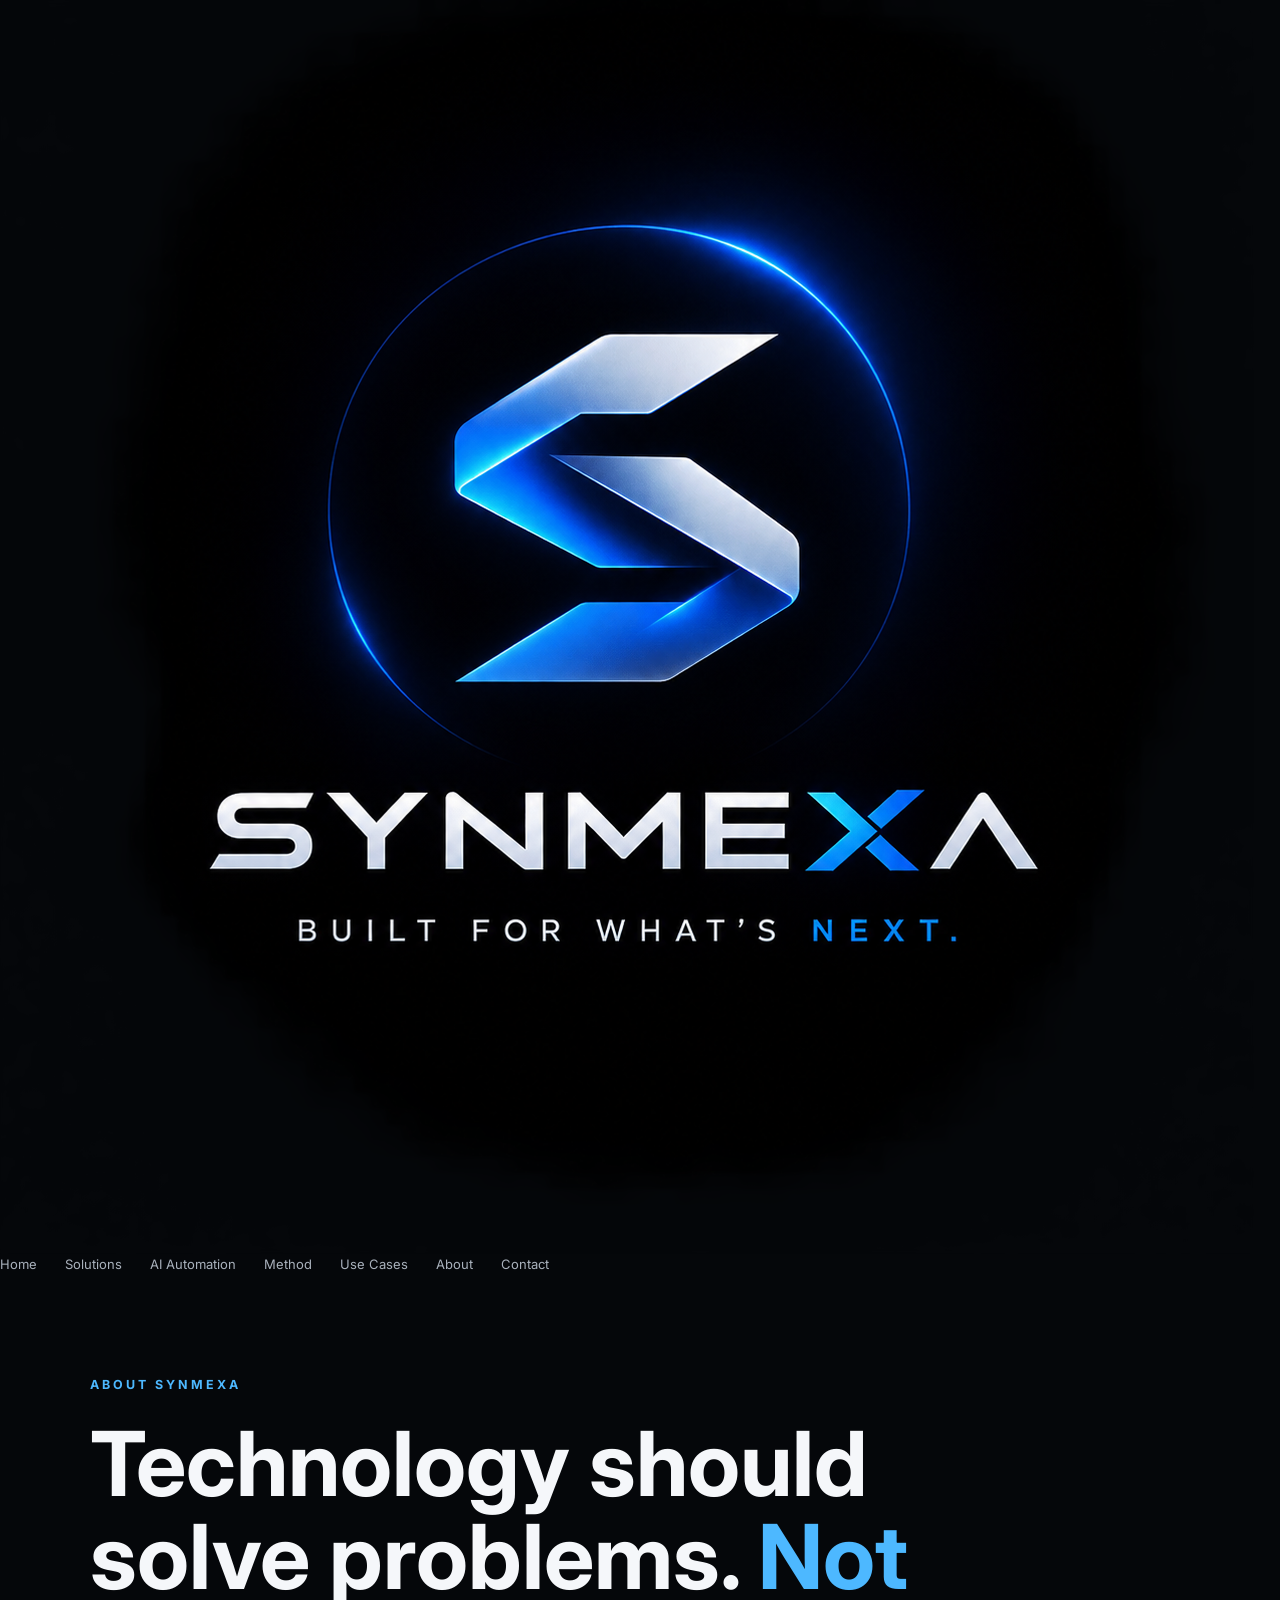
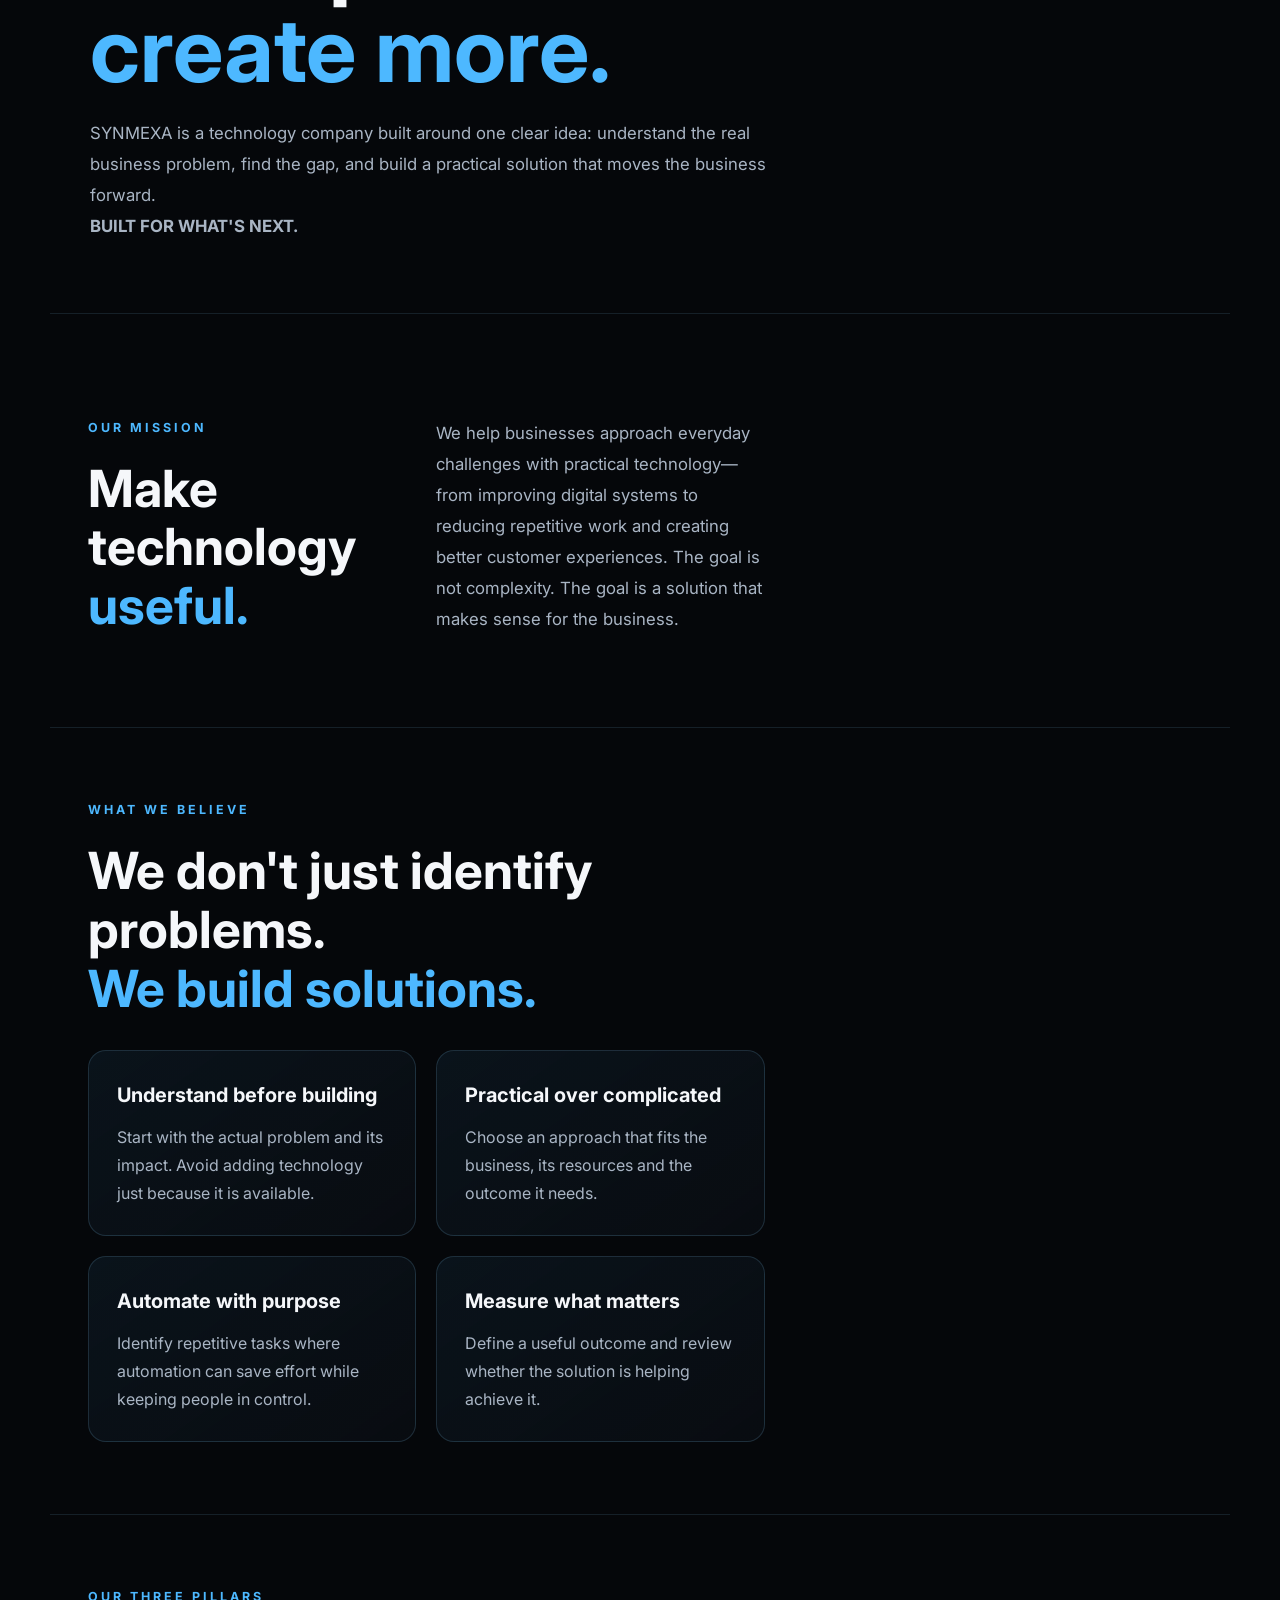
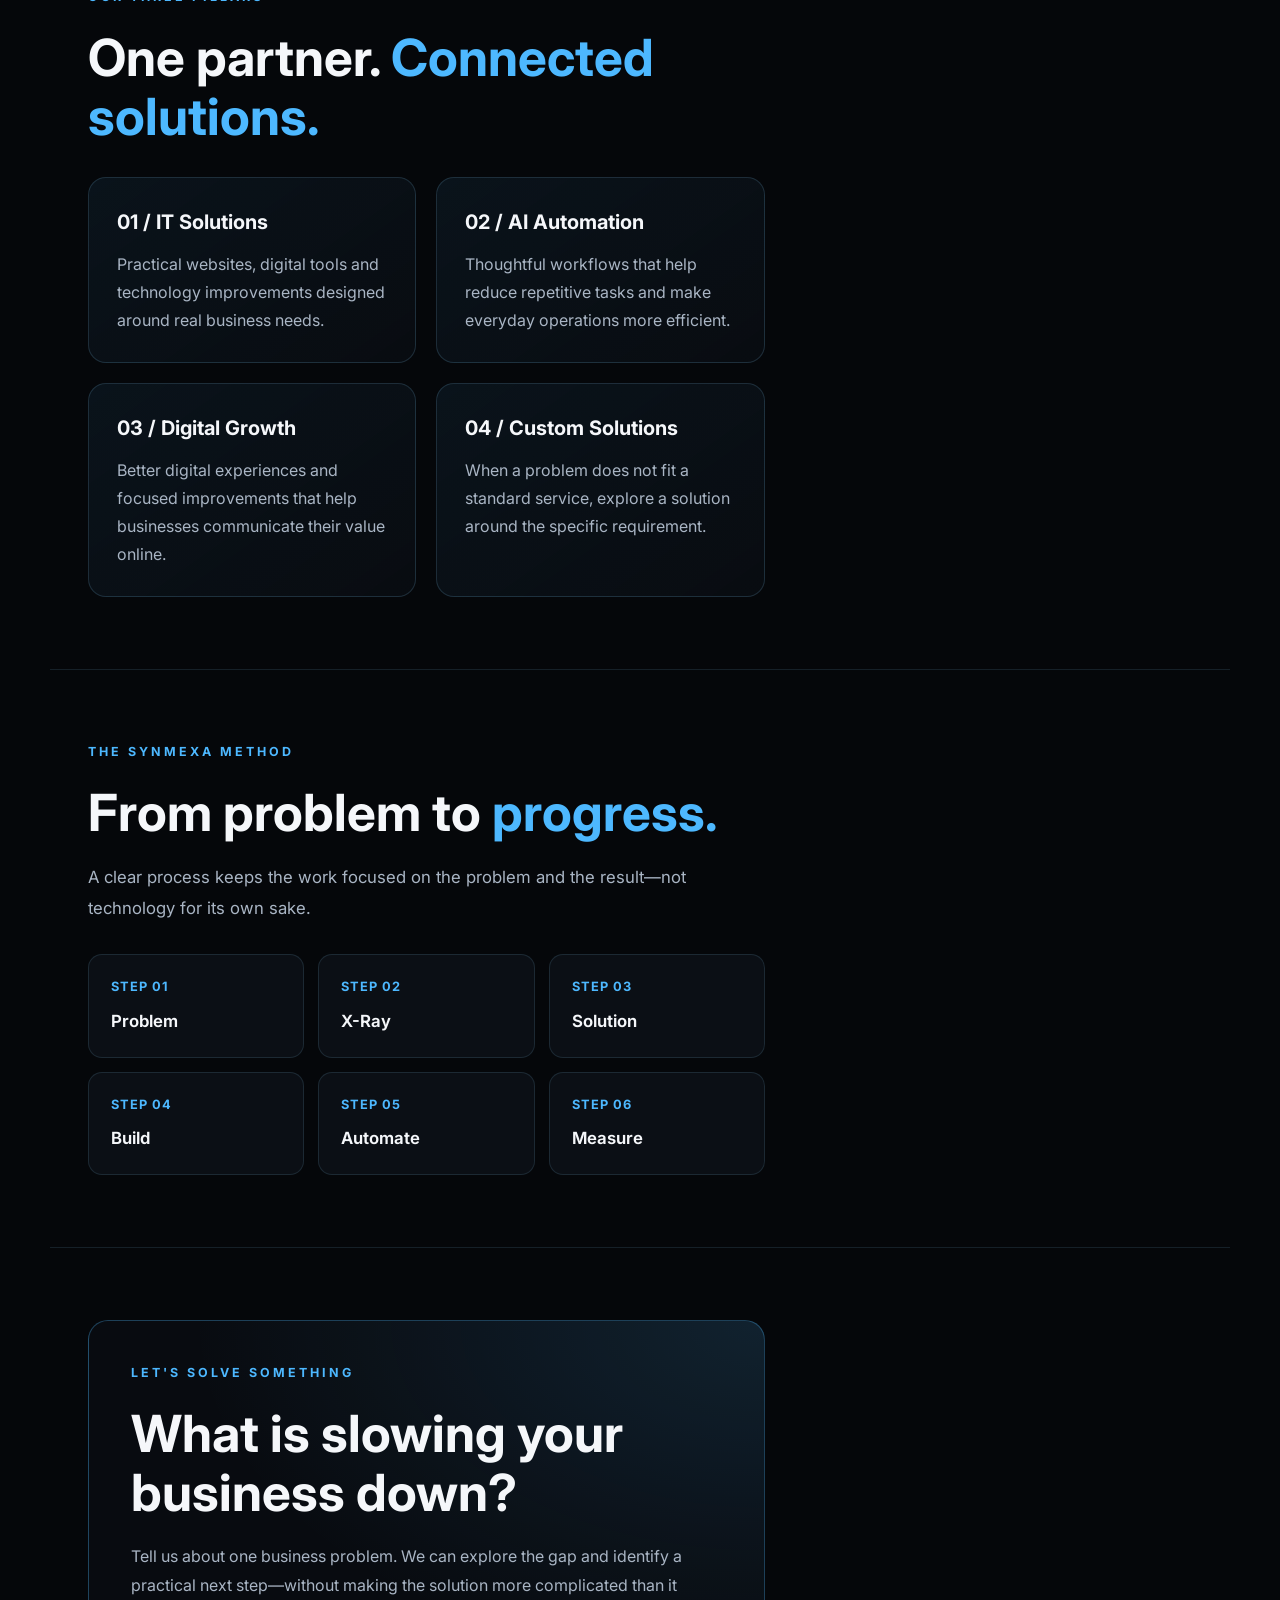
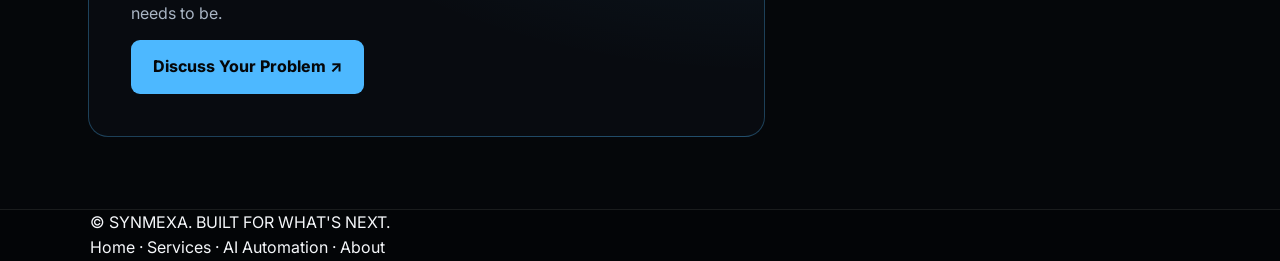
<file: about.html>
<!DOCTYPE html>
<html lang="en">
<head>
  <meta charset="UTF-8">
  <meta name="viewport" content="width=device-width, initial-scale=1.0">
  <meta name="theme-color" content="#05070a">
  <meta name="description" content="Discover SYNMEXA — a technology company focused on solving business problems through IT solutions, AI automation and digital growth.">
  <title>About SYNMEXA — Built for What's Next.</title>
  <link rel="icon" href="assets/synmexa-logo.png" type="image/png">
  <link rel="stylesheet" href="style.css">
  <style>
    .about-hero{min-height:62vh;display:flex;align-items:center;padding:100px 0 70px}
    .about-wrap{width:min(1100px,90%);margin:auto}
    .eyebrow{color:#4db8ff;letter-spacing:3px;text-transform:uppercase;font-size:.78rem;font-weight:700}
    .about-hero h1{font-size:clamp(2.8rem,7vw,5.6rem);line-height:1.04;max-width:900px;margin:22px 0}
    .about-hero h1 span,.accent{color:#4db8ff}
    .about-hero p,.about-copy{color:#a9b5c4;line-height:1.85;font-size:1.05rem;max-width:720px}
    .about-section{padding:72px 0;border-top:1px solid rgba(139,211,255,.12)}
    .about-section h2{font-size:clamp(2rem,4vw,3.2rem);line-height:1.15;margin:14px 0 20px}
    .about-grid{display:grid;grid-template-columns:repeat(2,minmax(0,1fr));gap:20px;margin-top:32px}
    .about-card{padding:28px;border:1px solid rgba(139,211,255,.16);border-radius:18px;background:linear-gradient(145deg,rgba(77,184,255,.07),rgba(11,15,21,.65))}
    .about-card h3{margin:0 0 12px;font-size:1.25rem}
    .about-card p{color:#a9b5c4;line-height:1.75;margin:0}
    .method-list{display:grid;grid-template-columns:repeat(3,minmax(0,1fr));gap:14px;margin-top:30px}
    .method-step{padding:22px;border-radius:14px;background:#0b0f15;border:1px solid rgba(139,211,255,.13)}
    .method-step strong{display:block;color:#4db8ff;font-size:.8rem;letter-spacing:1px;margin-bottom:10px}
    .method-step span{font-size:1.05rem;font-weight:650}
    .about-cta{padding:42px;border-radius:20px;border:1px solid rgba(77,184,255,.3);background:radial-gradient(ellipse at top right,rgba(77,184,255,.13),transparent 60%),#080b10}
    .about-cta p{color:#a9b5c4;line-height:1.8}
    .about-button{display:inline-flex;align-items:center;justify-content:center;padding:14px 22px;margin-top:12px;border-radius:9px;background:#4db8ff;color:#05070a;text-decoration:none;font-weight:750}
    @media(max-width:700px){.about-grid,.method-list{grid-template-columns:1fr}.about-section{padding:52px 0}.about-cta{padding:26px}.about-hero{min-height:auto;padding:85px 0 55px}}
  </style>
</head>
<body>
  <header>
    <div class="container">
      <a class="logo" href="index.html" aria-label="SYNMEXA home">
        <img src="assets/synmexa-logo.png" alt="SYNMEXA logo">
      </a>
      <nav>
        <a href="index.html">Home</a>
        <a href="services.html">Solutions</a>
        <a href="ai-automation.html">AI Automation</a>
        <a href="index.html#method">Method</a>
        <a href="index.html#work">Use Cases</a>
        <a href="about.html">About</a>
        <a href="contact.html">Contact</a>
      </nav>
    </div>
  </header>

  <main>
    <section class="about-hero">
      <div class="about-wrap">
        <span class="eyebrow">ABOUT SYNMEXA</span>
        <h1>Technology should solve problems. <span>Not create more.</span></h1>
        <p>SYNMEXA is a technology company built around one clear idea: understand the real business problem, find the gap, and build a practical solution that moves the business forward.</p>
        <p class="accent"><strong>BUILT FOR WHAT'S NEXT.</strong></p>
      </div>
    </section>

    <section class="about-section">
      <div class="about-wrap about-grid">
        <div>
          <span class="eyebrow">OUR MISSION</span>
          <h2>Make technology <span class="accent">useful.</span></h2>
        </div>
        <div class="about-copy">
          We help businesses approach everyday challenges with practical technology—from improving digital systems to reducing repetitive work and creating better customer experiences. The goal is not complexity. The goal is a solution that makes sense for the business.
        </div>
      </div>
    </section>

    <section class="about-section">
      <div class="about-wrap">
        <span class="eyebrow">WHAT WE BELIEVE</span>
        <h2>We don't just identify problems.<br><span class="accent">We build solutions.</span></h2>
        <div class="about-grid">
          <article class="about-card">
            <h3>Understand before building</h3>
            <p>Start with the actual problem and its impact. Avoid adding technology just because it is available.</p>
          </article>
          <article class="about-card">
            <h3>Practical over complicated</h3>
            <p>Choose an approach that fits the business, its resources and the outcome it needs.</p>
          </article>
          <article class="about-card">
            <h3>Automate with purpose</h3>
            <p>Identify repetitive tasks where automation can save effort while keeping people in control.</p>
          </article>
          <article class="about-card">
            <h3>Measure what matters</h3>
            <p>Define a useful outcome and review whether the solution is helping achieve it.</p>
          </article>
        </div>
      </div>
    </section>

    <section class="about-section">
      <div class="about-wrap">
        <span class="eyebrow">OUR THREE PILLARS</span>
        <h2>One partner. <span class="accent">Connected solutions.</span></h2>
        <div class="about-grid">
          <article class="about-card">
            <h3>01 / IT Solutions</h3>
            <p>Practical websites, digital tools and technology improvements designed around real business needs.</p>
          </article>
          <article class="about-card">
            <h3>02 / AI Automation</h3>
            <p>Thoughtful workflows that help reduce repetitive tasks and make everyday operations more efficient.</p>
          </article>
          <article class="about-card">
            <h3>03 / Digital Growth</h3>
            <p>Better digital experiences and focused improvements that help businesses communicate their value online.</p>
          </article>
          <article class="about-card">
            <h3>04 / Custom Solutions</h3>
            <p>When a problem does not fit a standard service, explore a solution around the specific requirement.</p>
          </article>
        </div>
      </div>
    </section>

    <section class="about-section">
      <div class="about-wrap">
        <span class="eyebrow">THE SYNMEXA METHOD</span>
        <h2>From problem to <span class="accent">progress.</span></h2>
        <p class="about-copy">A clear process keeps the work focused on the problem and the result—not technology for its own sake.</p>
        <div class="method-list">
          <div class="method-step"><strong>STEP 01</strong><span>Problem</span></div>
          <div class="method-step"><strong>STEP 02</strong><span>X-Ray</span></div>
          <div class="method-step"><strong>STEP 03</strong><span>Solution</span></div>
          <div class="method-step"><strong>STEP 04</strong><span>Build</span></div>
          <div class="method-step"><strong>STEP 05</strong><span>Automate</span></div>
          <div class="method-step"><strong>STEP 06</strong><span>Measure</span></div>
        </div>
      </div>
    </section>

    <section class="about-section">
      <div class="about-wrap">
        <div class="about-cta">
          <span class="eyebrow">LET'S SOLVE SOMETHING</span>
          <h2>What is slowing your business down?</h2>
          <p>Tell us about one business problem. We can explore the gap and identify a practical next step—without making the solution more complicated than it needs to be.</p>
          <a class="about-button" href="https://wa.me/919119504624?text=Hi%20SYNMEXA%2C%20I%20want%20to%20solve%20a%20business%20problem." target="_blank" rel="noopener noreferrer">Discuss Your Problem ↗</a>
        </div>
      </div>
    </section>
  </main>

  <footer>
    <div class="about-wrap">
      <p>© <span id="year"></span> SYNMEXA. BUILT FOR WHAT'S NEXT.</p>
      <p><a href="index.html">Home</a> · <a href="services.html">Services</a> · <a href="ai-automation.html">AI Automation</a> · <a href="about.html">About</a></p>
    </div>
  </footer>
  <script src="script.js"></script>
</body>
</html>
</file>
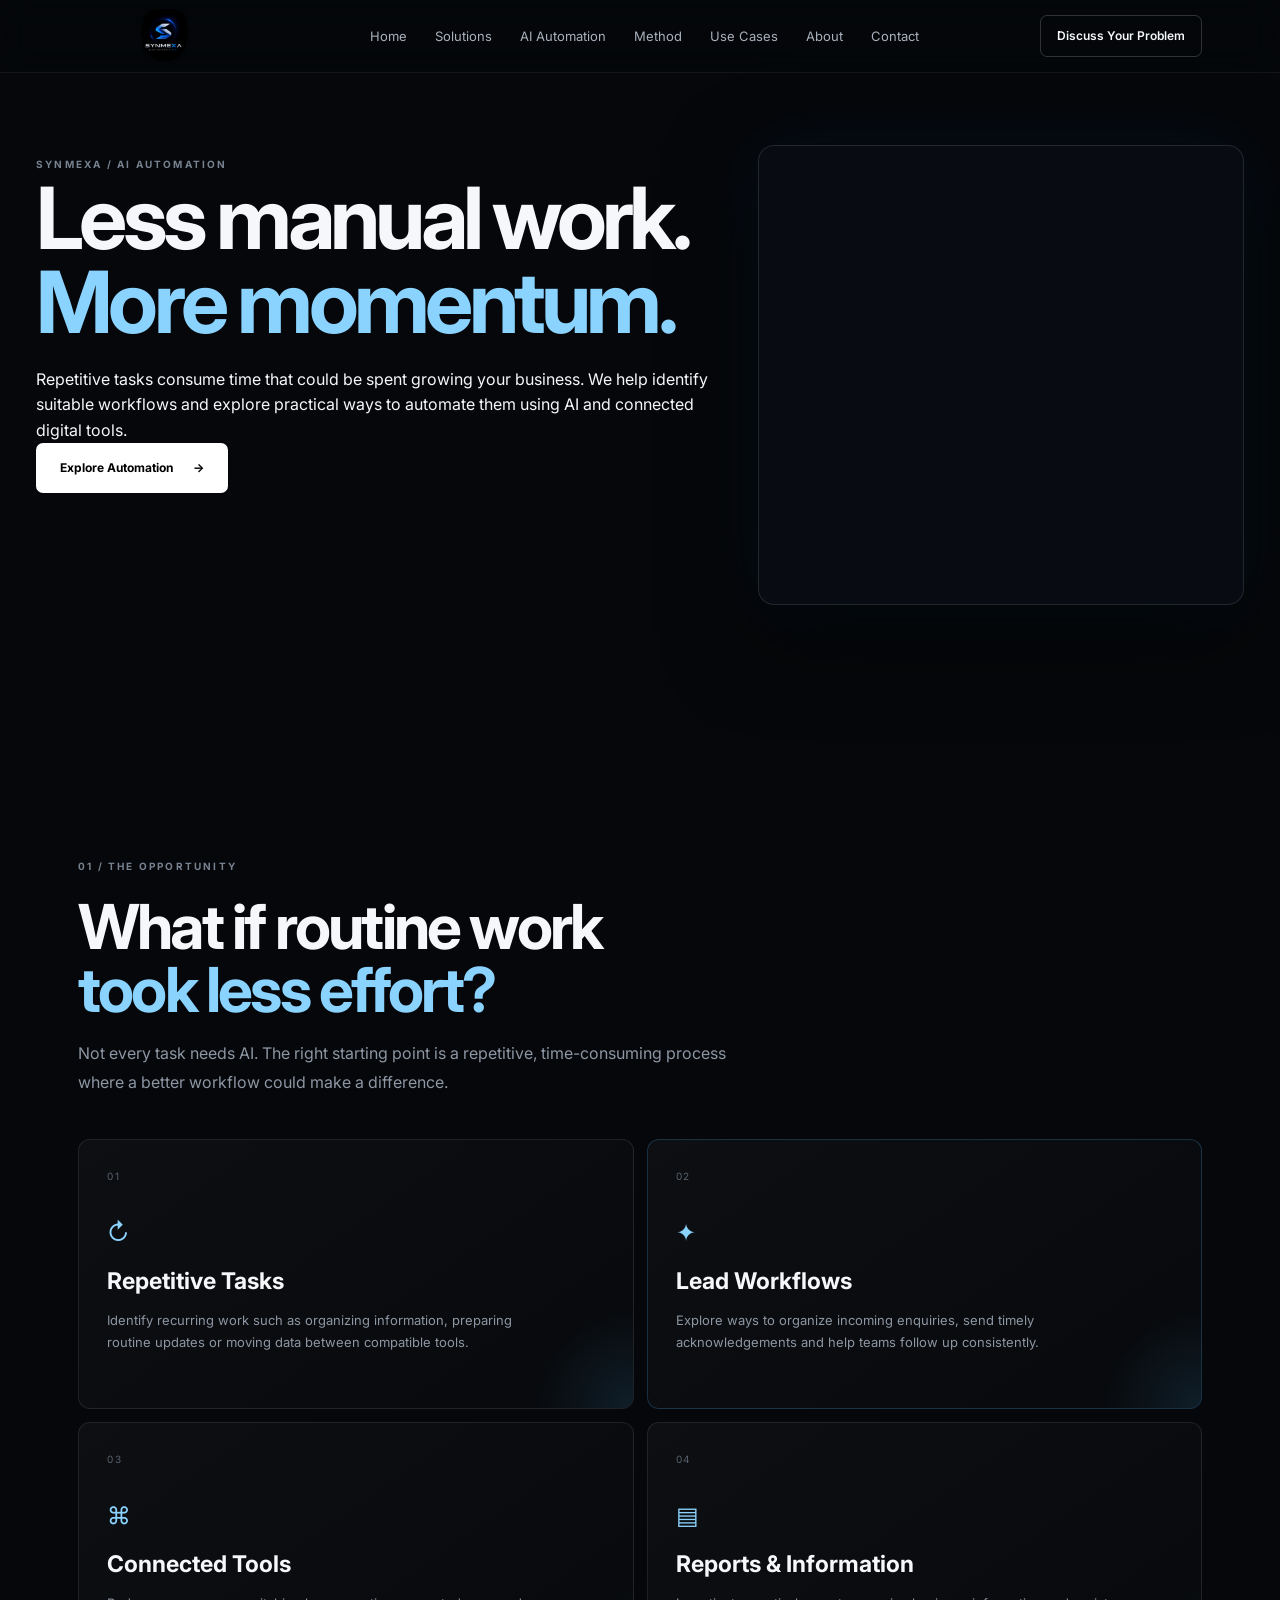
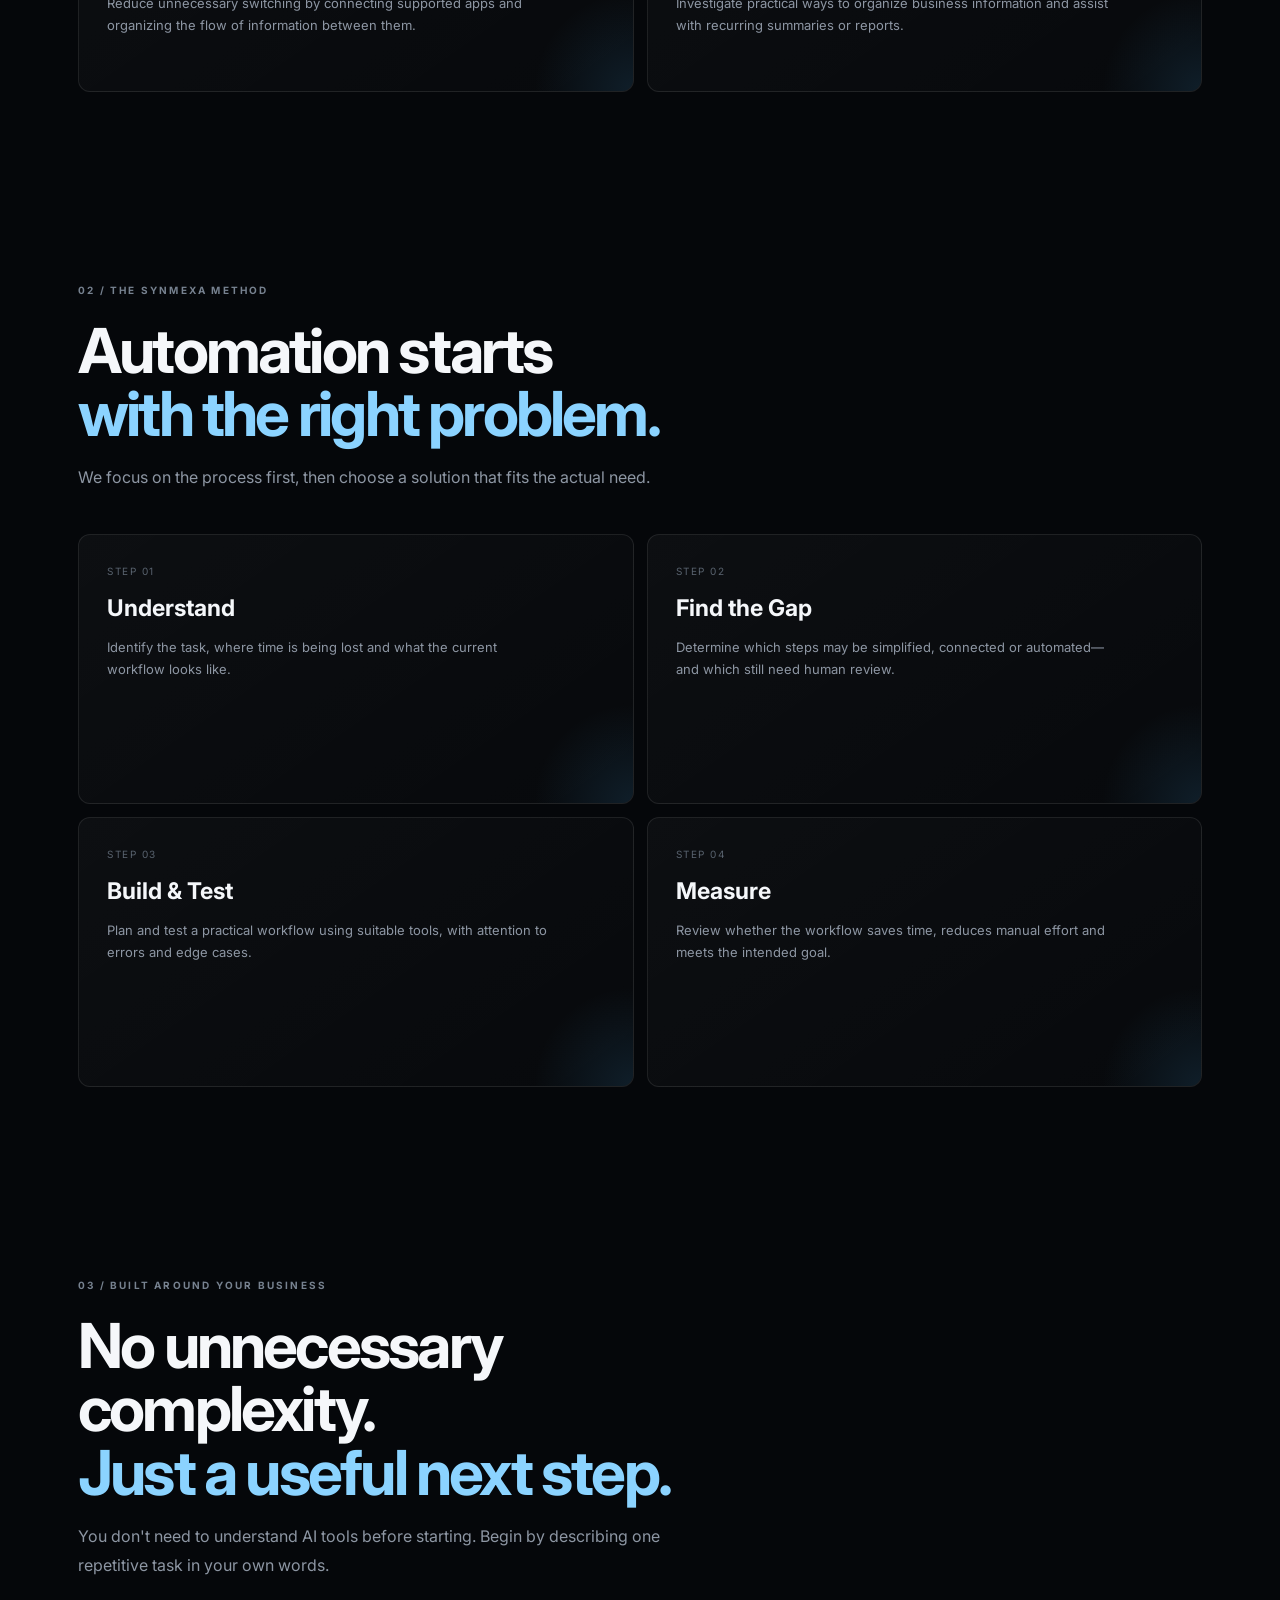
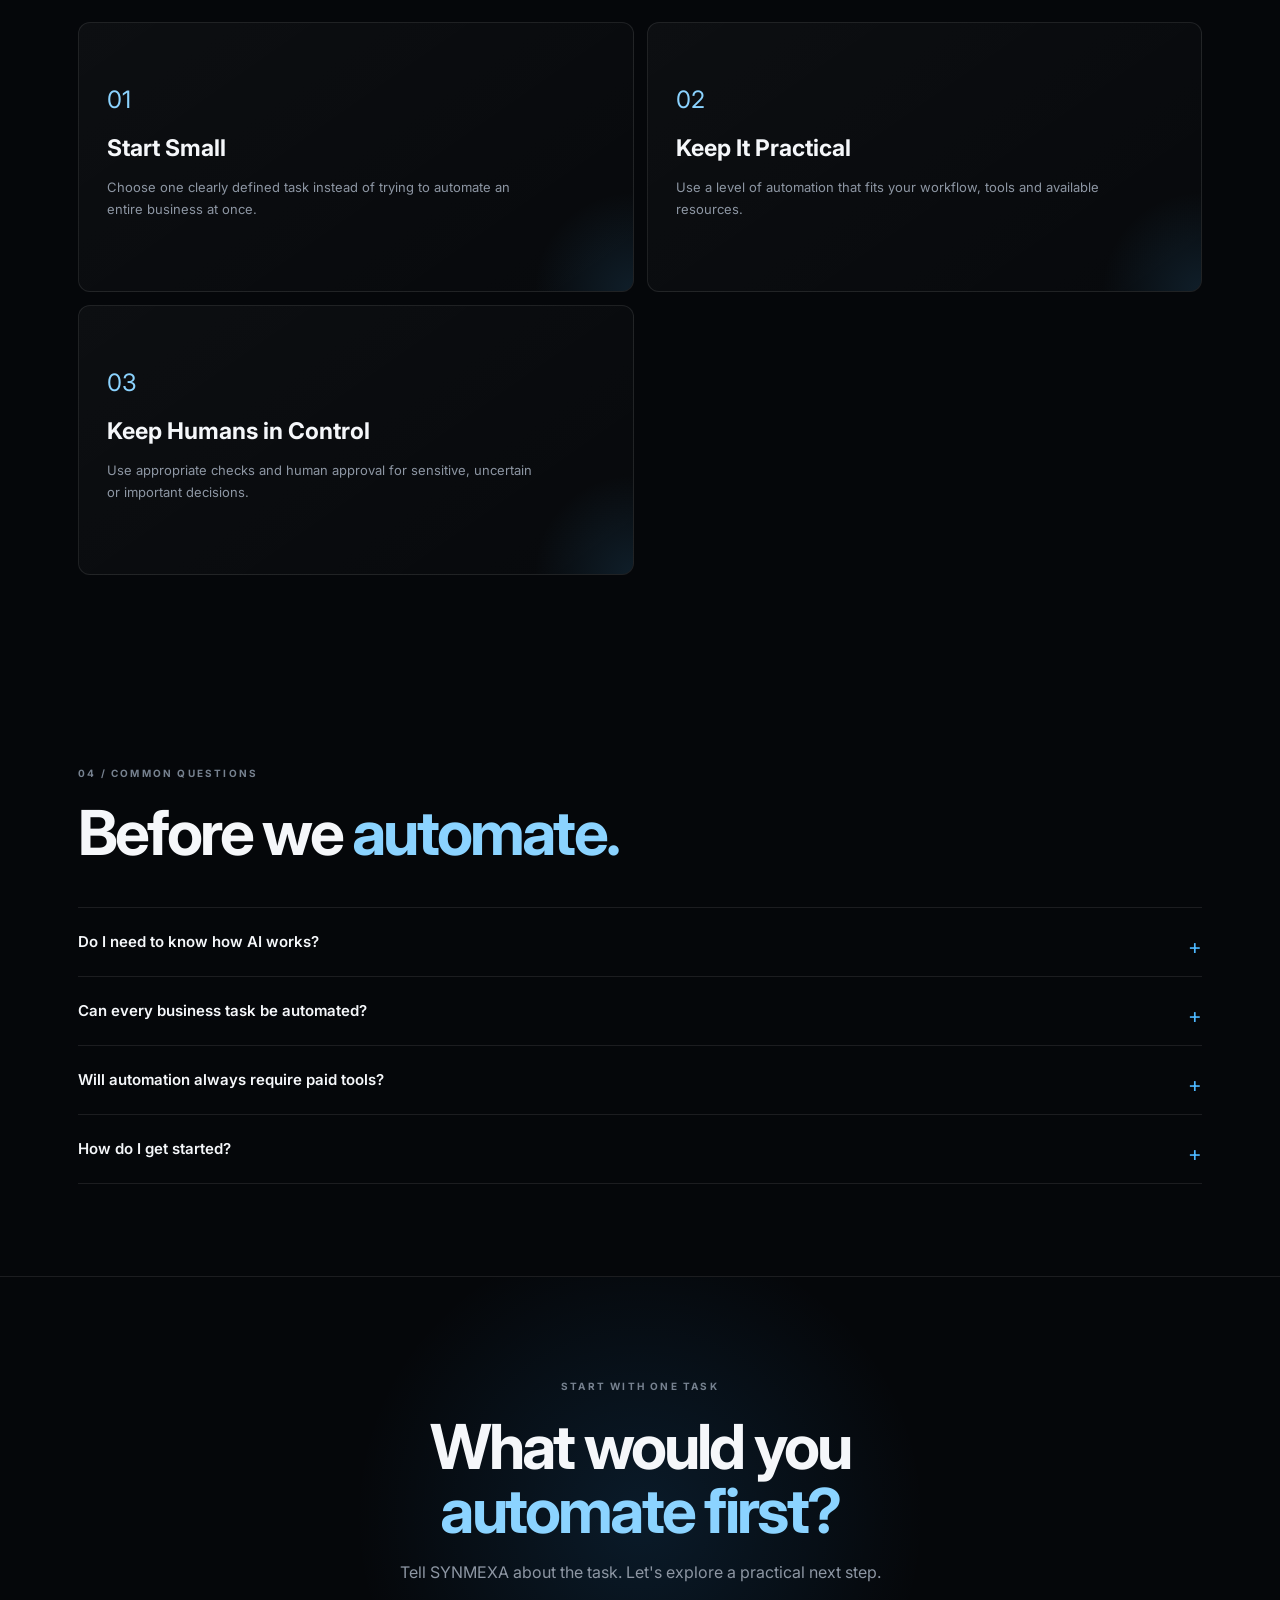
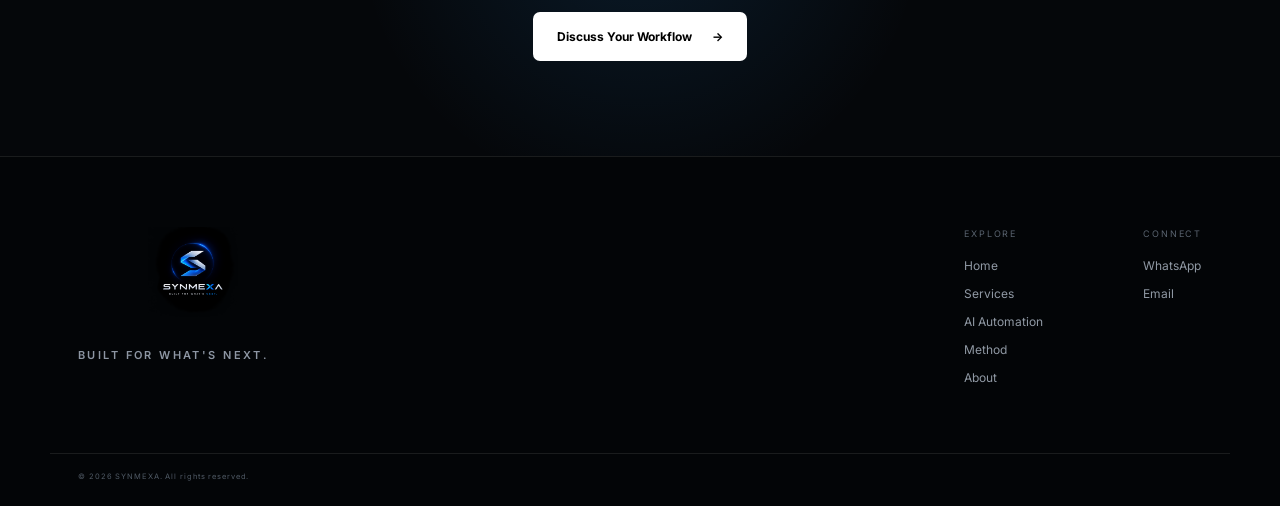
<file: ai-automation.html>
<!DOCTYPE html>
<html lang="en">
<head>
  <meta charset="UTF-8">
  <meta name="viewport" content="width=device-width, initial-scale=1.0">
  <title>AI Automation | SYNMEXA — Built for What's Next.</title>
  <meta name="description" content="Explore practical AI automation by SYNMEXA. Streamline repetitive business tasks, connect workflows and create more efficient systems.">
  <meta name="theme-color" content="#05070a">
  <meta property="og:title" content="AI Automation | SYNMEXA">
  <meta property="og:description" content="Less manual work. More momentum.">
  <meta property="og:type" content="website">
  <link rel="stylesheet" href="style.css">
</head>
<body>

<header class="navbar">
  <div class="nav-container">
    <a href="index.html" class="brand">
      <img src="assets/synmexa-logo.png" alt="SYNMEXA">
    </a>
    <nav>
        <a href="index.html">Home</a>
        <a href="services.html">Solutions</a>
        <a href="ai-automation.html">AI Automation</a>
        <a href="index.html#method">Method</a>
        <a href="index.html#work">Use Cases</a>
        <a href="about.html">About</a>
        <a href="contact.html">Contact</a>
      </nav>
    <a href="https://wa.me/919119504624?text=Hi%20SYNMEXA%2C%20I%20want%20to%20explore%20AI%20automation%20for%20my%20business."
       class="nav-cta" target="_blank" rel="noopener noreferrer">Discuss Your Problem</a>
  </div>
</header>

<main id="home">

  <section class="hero">
    <div class="hero-content reveal">
      <span class="section-number">SYNMEXA / AI AUTOMATION</span>
      <h1>Less manual work.<br><span>More momentum.</span></h1>
      <p>
        Repetitive tasks consume time that could be spent growing your business.
        We help identify suitable workflows and explore practical ways to
        automate them using AI and connected digital tools.
      </p>
      <a href="https://wa.me/919119504624?text=Hi%20SYNMEXA%2C%20I%20want%20to%20identify%20a%20business%20task%20that%20could%20be%20automated."
         class="primary-btn large-btn" target="_blank" rel="noopener noreferrer">
        Explore Automation <span>→</span>
      </a>
    </div>
    <div class="hero-visual reveal">
      <div class="hero-visual-image"></div>
    </div>
  </section>

  <section class="section">
    <div class="section-heading reveal">
      <span class="section-number">01 / THE OPPORTUNITY</span>
      <h2>What if routine work<br><span>took less effort?</span></h2>
      <p>
        Not every task needs AI. The right starting point is a repetitive,
        time-consuming process where a better workflow could make a difference.
      </p>
    </div>

    <div class="service-grid">
      <article class="service-card reveal">
        <div class="card-number">01</div>
        <div class="card-icon">↻</div>
        <h3>Repetitive Tasks</h3>
        <p>Identify recurring work such as organizing information, preparing routine updates or moving data between compatible tools.</p>
      </article>

      <article class="service-card featured reveal">
        <div class="card-number">02</div>
        <div class="card-icon">✦</div>
        <h3>Lead Workflows</h3>
        <p>Explore ways to organize incoming enquiries, send timely acknowledgements and help teams follow up consistently.</p>
      </article>

      <article class="service-card reveal">
        <div class="card-number">03</div>
        <div class="card-icon">⌘</div>
        <h3>Connected Tools</h3>
        <p>Reduce unnecessary switching by connecting supported apps and organizing the flow of information between them.</p>
      </article>

      <article class="service-card reveal">
        <div class="card-number">04</div>
        <div class="card-icon">▤</div>
        <h3>Reports & Information</h3>
        <p>Investigate practical ways to organize business information and assist with recurring summaries or reports.</p>
      </article>
    </div>
  </section>

  <section class="section">
    <div class="section-heading reveal">
      <span class="section-number">02 / THE SYNMEXA METHOD</span>
      <h2>Automation starts<br><span>with the right problem.</span></h2>
      <p>We focus on the process first, then choose a solution that fits the actual need.</p>
    </div>

    <div class="service-grid">
      <article class="service-card reveal">
        <div class="card-number">STEP 01</div>
        <h3>Understand</h3>
        <p>Identify the task, where time is being lost and what the current workflow looks like.</p>
      </article>

      <article class="service-card reveal">
        <div class="card-number">STEP 02</div>
        <h3>Find the Gap</h3>
        <p>Determine which steps may be simplified, connected or automated—and which still need human review.</p>
      </article>

      <article class="service-card reveal">
        <div class="card-number">STEP 03</div>
        <h3>Build & Test</h3>
        <p>Plan and test a practical workflow using suitable tools, with attention to errors and edge cases.</p>
      </article>

      <article class="service-card reveal">
        <div class="card-number">STEP 04</div>
        <h3>Measure</h3>
        <p>Review whether the workflow saves time, reduces manual effort and meets the intended goal.</p>
      </article>
    </div>
  </section>

  <section class="section">
    <div class="section-heading reveal">
      <span class="section-number">03 / BUILT AROUND YOUR BUSINESS</span>
      <h2>No unnecessary complexity.<br><span>Just a useful next step.</span></h2>
      <p>
        You don't need to understand AI tools before starting.
        Begin by describing one repetitive task in your own words.
      </p>
    </div>

    <div class="service-grid">
      <article class="service-card reveal">
        <div class="card-icon">01</div>
        <h3>Start Small</h3>
        <p>Choose one clearly defined task instead of trying to automate an entire business at once.</p>
      </article>

      <article class="service-card reveal">
        <div class="card-icon">02</div>
        <h3>Keep It Practical</h3>
        <p>Use a level of automation that fits your workflow, tools and available resources.</p>
      </article>

      <article class="service-card reveal">
        <div class="card-icon">03</div>
        <h3>Keep Humans in Control</h3>
        <p>Use appropriate checks and human approval for sensitive, uncertain or important decisions.</p>
      </article>
    </div>
  </section>

  <section class="section">
    <div class="section-heading reveal">
      <span class="section-number">04 / COMMON QUESTIONS</span>
      <h2>Before we <span>automate.</span></h2>
    </div>

    <div class="faq-list">
      <details class="reveal">
        <summary>Do I need to know how AI works?</summary>
        <p>No. Start by explaining the repetitive task and how you currently handle it. We can explore the technical options from there.</p>
      </details>

      <details class="reveal">
        <summary>Can every business task be automated?</summary>
        <p>No. Some tasks require judgement, context or human approval. We focus on identifying suitable steps rather than automating everything.</p>
      </details>

      <details class="reveal">
        <summary>Will automation always require paid tools?</summary>
        <p>Not necessarily. Tool costs depend on the workflow, usage and integrations required. We should check those costs before choosing an approach.</p>
      </details>

      <details class="reveal">
        <summary>How do I get started?</summary>
        <p>Tell us about one repetitive task, how often it happens and what makes it difficult. Avoid sharing passwords or confidential customer information.</p>
      </details>
    </div>
  </section>

  <section class="final-cta">
    <div class="cta-glow"></div>
    <div class="reveal">
      <span class="section-number">START WITH ONE TASK</span>
      <h2>What would you<br><span>automate first?</span></h2>
      <p>Tell SYNMEXA about the task. Let's explore a practical next step.</p>
      <a href="https://wa.me/919119504624?text=Hi%20SYNMEXA%2C%20I%20want%20to%20explore%20automating%20a%20repetitive%20business%20task."
         class="primary-btn large-btn" target="_blank" rel="noopener noreferrer">
        Discuss Your Workflow <span>→</span>
      </a>
    </div>
  </section>

</main>

<footer>
  <div class="footer-main">
    <div class="footer-brand">
      <a href="index.html" class="brand">
        <img src="assets/synmexa-logo.png" alt="SYNMEXA">
      </a>
      <p>BUILT FOR WHAT'S NEXT.</p>
    </div>

    <div class="footer-links">
      <div>
        <span>EXPLORE</span>
        <a href="index.html">Home</a>
        <a href="services.html">Services</a>
        <a href="ai-automation.html">AI Automation</a>
        <a href="index.html#method">Method</a>
        <a href="index.html#about">About</a>
      </div>
      <div>
        <span>CONNECT</span>
        <a href="https://wa.me/919119504624" target="_blank" rel="noopener noreferrer">WhatsApp</a>
        <a href="mailto:synmexa.business@gmail.com">Email</a>
      </div>
    </div>
  </div>

  <div class="footer-bottom">
    <small>© 2026 SYNMEXA. All rights reserved.</small>
    <span>BUILT FOR WHAT'S NEXT.</span>
  </div>
</footer>

<script src="script.js"></script>
</body>
</html>
</file>
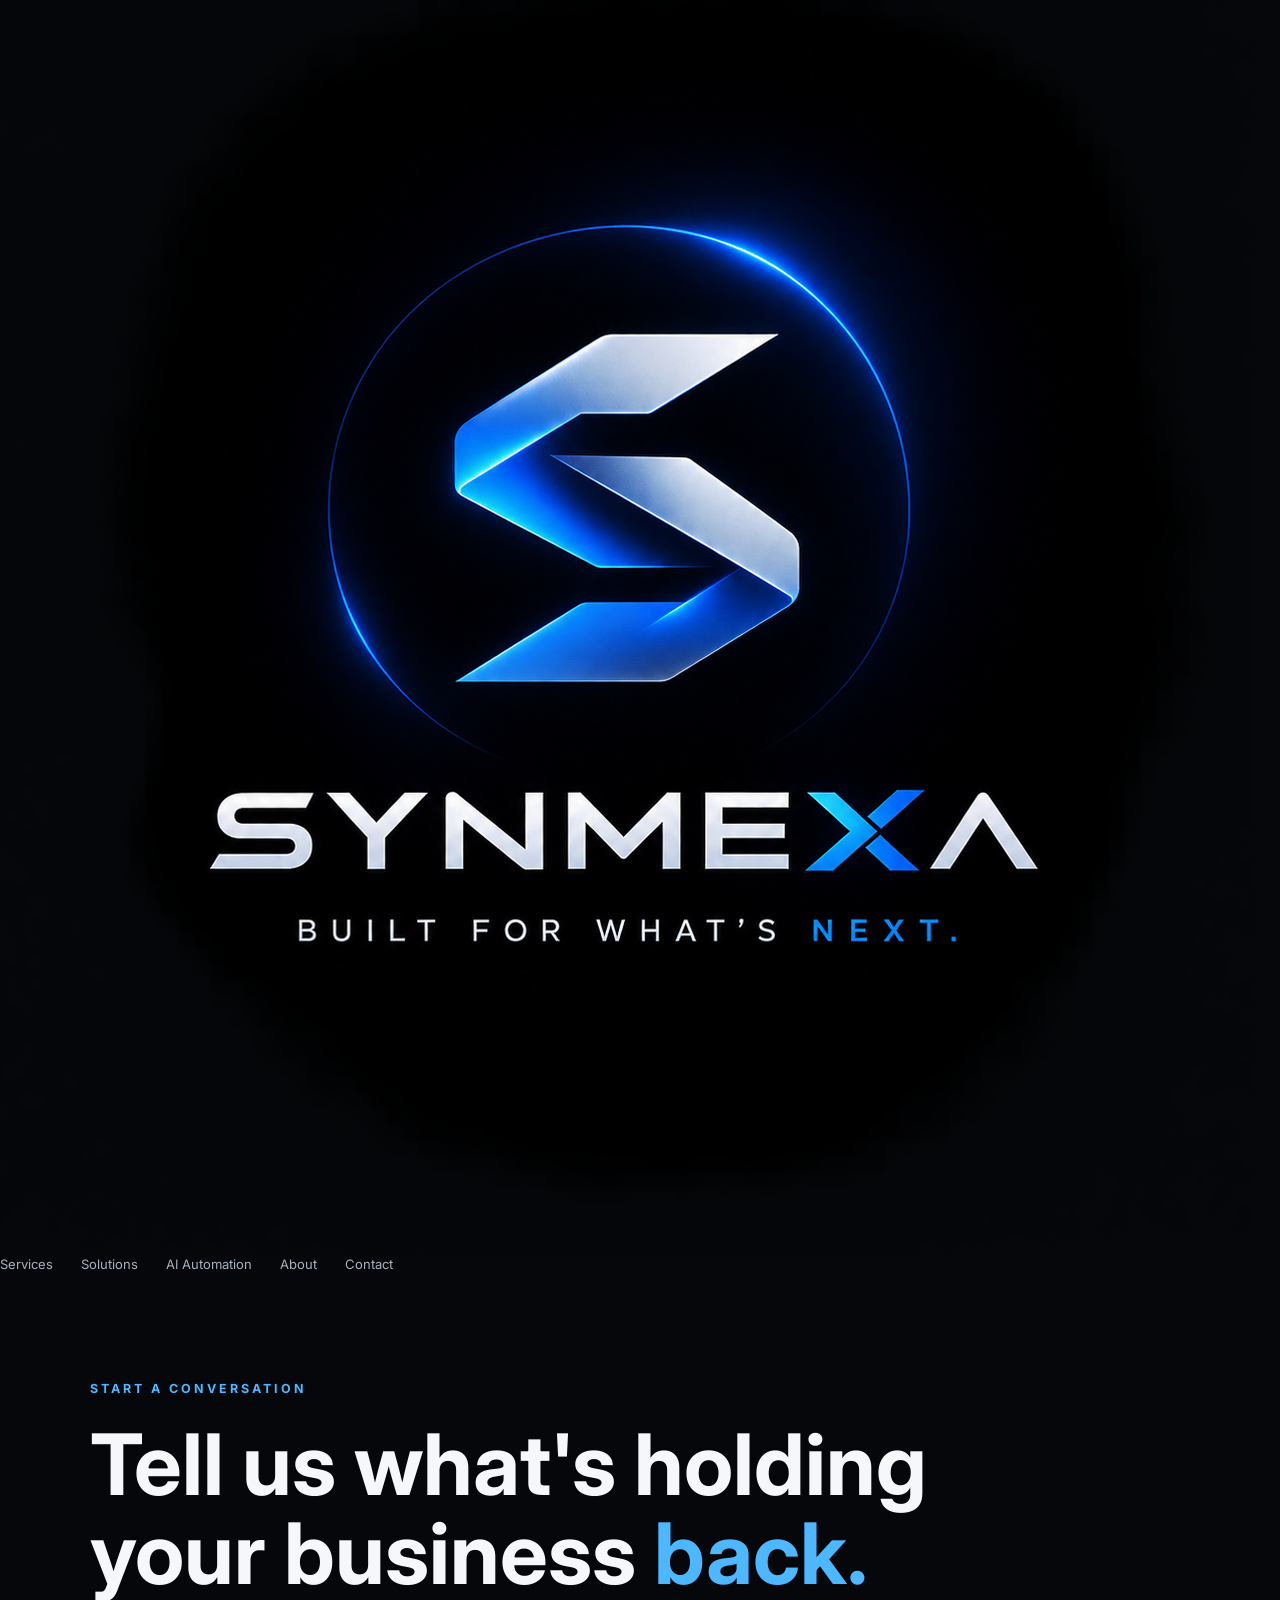
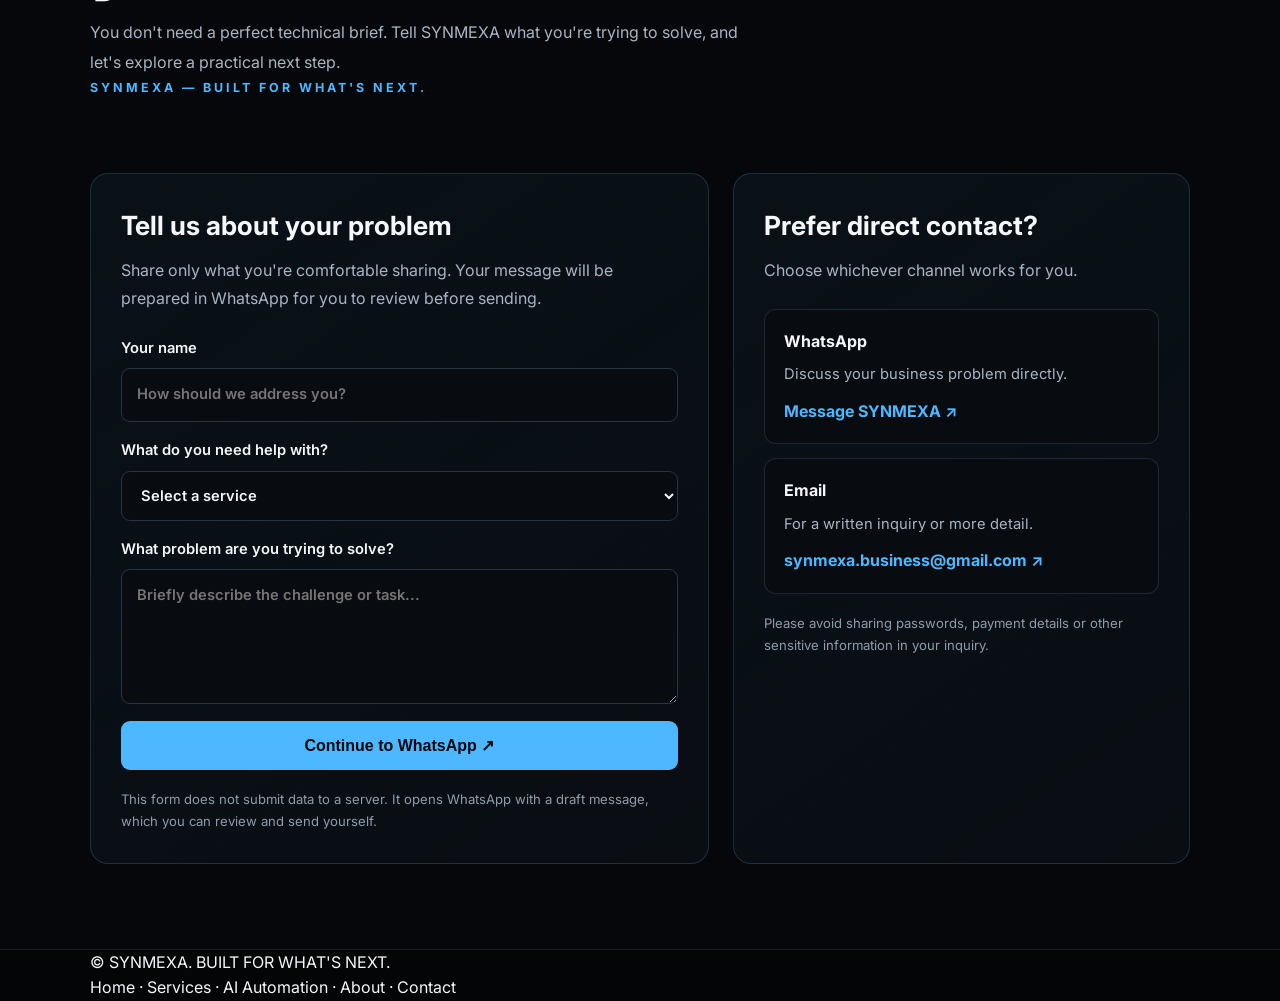
<file: contact.html>
<!DOCTYPE html>
<html lang="en">
<head>
  <meta charset="UTF-8">
  <meta name="viewport" content="width=device-width, initial-scale=1.0">
  <meta name="theme-color" content="#05070a">
  <meta name="description" content="Contact SYNMEXA to discuss your business problem and explore practical IT solutions, AI automation and digital growth.">
  <title>Contact SYNMEXA — Built for What's Next.</title>
  <link rel="icon" href="assets/synmexa-logo.png" type="image/png">
  <link rel="stylesheet" href="style.css">
  <style>
    .contact-hero{padding:100px 0 55px}
    .contact-wrap{width:min(1100px,90%);margin:auto}
    .contact-eyebrow{color:#4db8ff;letter-spacing:3px;text-transform:uppercase;font-size:.78rem;font-weight:700}
    .contact-hero h1{font-size:clamp(2.8rem,7vw,5.3rem);line-height:1.05;max-width:850px;margin:20px 0}
    .contact-hero h1 span{color:#4db8ff}
    .contact-intro{max-width:680px;color:#a9b5c4;line-height:1.85}
    .contact-layout{display:grid;grid-template-columns:minmax(0,1.15fr) minmax(260px,.85fr);gap:24px;padding:20px 0 85px}
    .contact-panel{padding:30px;border-radius:18px;border:1px solid rgba(139,211,255,.16);background:linear-gradient(145deg,rgba(77,184,255,.06),rgba(11,15,21,.85))}
    .contact-panel h2{margin:0 0 10px;font-size:1.65rem}
    .contact-muted{color:#a9b5c4;line-height:1.75}
    .contact-form{display:grid;gap:17px;margin-top:25px}
    .contact-form label{display:grid;gap:8px;font-size:.92rem;font-weight:600}
    .contact-form input,.contact-form select,.contact-form textarea{box-sizing:border-box;width:100%;padding:14px 15px;border-radius:9px;border:1px solid #263544;background:#080b10;color:#f3f7fb;font:inherit;outline:none}
    .contact-form input:focus,.contact-form select:focus,.contact-form textarea:focus{border-color:#4db8ff;box-shadow:0 0 0 2px rgba(77,184,255,.12)}
    .contact-form textarea{min-height:135px;resize:vertical}
    .contact-submit{border:0;border-radius:9px;padding:15px 18px;background:#4db8ff;color:#05070a;font-weight:800;font-size:1rem;cursor:pointer}
    .contact-submit:hover{filter:brightness(1.08)}
    .contact-options{display:grid;gap:14px;margin-top:25px}
    .contact-option{padding:19px;border:1px solid rgba(139,211,255,.15);border-radius:12px;background:#080b10}
    .contact-option h3{font-size:1rem;margin:0 0 8px}
    .contact-option p{font-size:.92rem;line-height:1.65;color:#a9b5c4;margin:0 0 12px;overflow-wrap:anywhere}
    .contact-option a{color:#4db8ff;text-decoration:none;font-weight:700}
    .contact-note{font-size:.82rem;color:#8e9dad;line-height:1.7;margin-top:18px}
    @media(max-width:760px){.contact-hero{padding:78px 0 35px}.contact-layout{grid-template-columns:1fr;padding-bottom:55px}.contact-panel{padding:23px}.contact-hero h1{font-size:clamp(2.5rem,12vw,4rem)}}
  </style>
</head>
<body>
  <header>
    <div class="container">
      <a class="logo" href="index.html" aria-label="SYNMEXA home">
        <img src="assets/synmexa-logo.png" alt="SYNMEXA logo">
      </a>
      <nav>
        <a href="index.html#services">Services</a>
        <a href="services.html">Solutions</a>
        <a href="ai-automation.html">AI Automation</a>
        <a href="about.html">About</a>
        <a href="contact.html" aria-current="page">Contact</a>
      </nav>
    </div>
  </header>

  <main>
    <section class="contact-hero">
      <div class="contact-wrap">
        <span class="contact-eyebrow">START A CONVERSATION</span>
        <h1>Tell us what's holding your business <span>back.</span></h1>
        <p class="contact-intro">You don't need a perfect technical brief. Tell SYNMEXA what you're trying to solve, and let's explore a practical next step.</p>
        <p class="contact-eyebrow">SYNMEXA — BUILT FOR WHAT'S NEXT.</p>
      </div>
    </section>

    <section class="contact-wrap contact-layout">
      <div class="contact-panel">
        <h2>Tell us about your problem</h2>
        <p class="contact-muted">Share only what you're comfortable sharing. Your message will be prepared in WhatsApp for you to review before sending.</p>

        <form class="contact-form" id="contactForm">
          <label>
            Your name
            <input type="text" id="customerName" name="name" placeholder="How should we address you?" required maxlength="100">
          </label>

          <label>
            What do you need help with?
            <select id="serviceType" name="service" required>
              <option value="" selected disabled>Select a service</option>
              <option>IT Solutions</option>
              <option>AI Automation</option>
              <option>Digital Growth</option>
              <option>Custom Solution</option>
              <option>Not sure yet</option>
            </select>
          </label>

          <label>
            What problem are you trying to solve?
            <textarea id="problemDetails" name="problem" placeholder="Briefly describe the challenge or task..." required maxlength="2000"></textarea>
          </label>

          <button class="contact-submit" type="submit">Continue to WhatsApp ↗</button>
        </form>
        <p class="contact-note">This form does not submit data to a server. It opens WhatsApp with a draft message, which you can review and send yourself.</p>
      </div>

      <aside class="contact-panel">
        <h2>Prefer direct contact?</h2>
        <p class="contact-muted">Choose whichever channel works for you.</p>
        <div class="contact-options">
          <div class="contact-option">
            <h3>WhatsApp</h3>
            <p>Discuss your business problem directly.</p>
            <a href="https://wa.me/919119504624" target="_blank" rel="noopener noreferrer">Message SYNMEXA ↗</a>
          </div>
          <div class="contact-option">
            <h3>Email</h3>
            <p>For a written inquiry or more detail.</p>
            <a href="mailto:synmexa.business@gmail.com">synmexa.business@gmail.com ↗</a>
          </div>
        </div>
        <p class="contact-note">Please avoid sharing passwords, payment details or other sensitive information in your inquiry.</p>
      </aside>
    </section>
  </main>

  <footer>
    <div class="contact-wrap">
      <p>© <span id="year"></span> SYNMEXA. BUILT FOR WHAT'S NEXT.</p>
      <p><a href="index.html">Home</a> · <a href="services.html">Services</a> · <a href="ai-automation.html">AI Automation</a> · <a href="about.html">About</a> · <a href="contact.html">Contact</a></p>
    </div>
  </footer>

  <script src="script.js"></script>
  <script>
    document.getElementById("contactForm").addEventListener("submit", function(event) {
      event.preventDefault();

      const name = document.getElementById("customerName").value.trim();
      const service = document.getElementById("serviceType").value;
      const problem = document.getElementById("problemDetails").value.trim();

      if (!name || !service || !problem) {
        alert("Please complete all fields before continuing.");
        return;
      }

      const message = [
        "Hi SYNMEXA, I'd like to discuss a business problem.",
        "",
        "Name: " + name,
        "Area of interest: " + service,
        "Business problem: " + problem
      ].join("\n");

      const whatsappURL = "https://wa.me/919119504624?text=" + encodeURIComponent(message);
      window.open(whatsappURL, "_blank", "noopener,noreferrer");
    });
  </script>
</body>
</html>
</file>
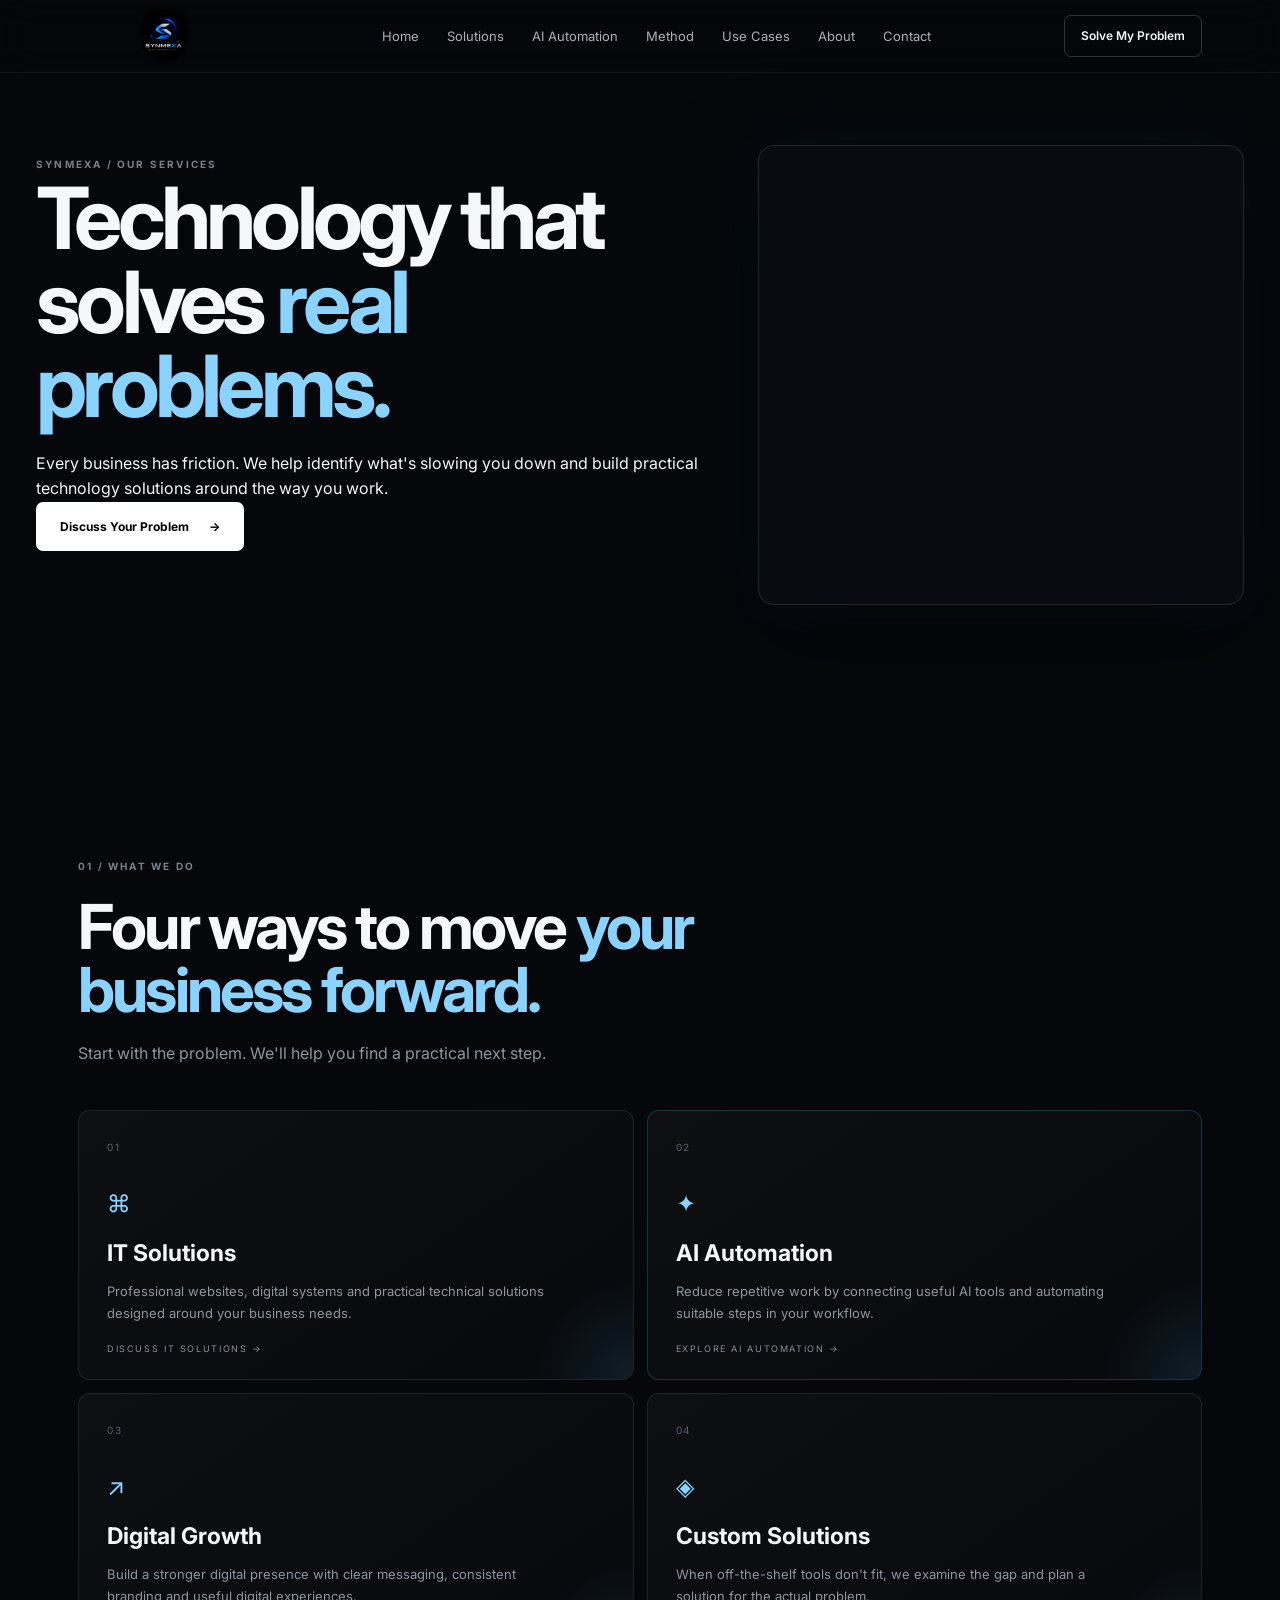
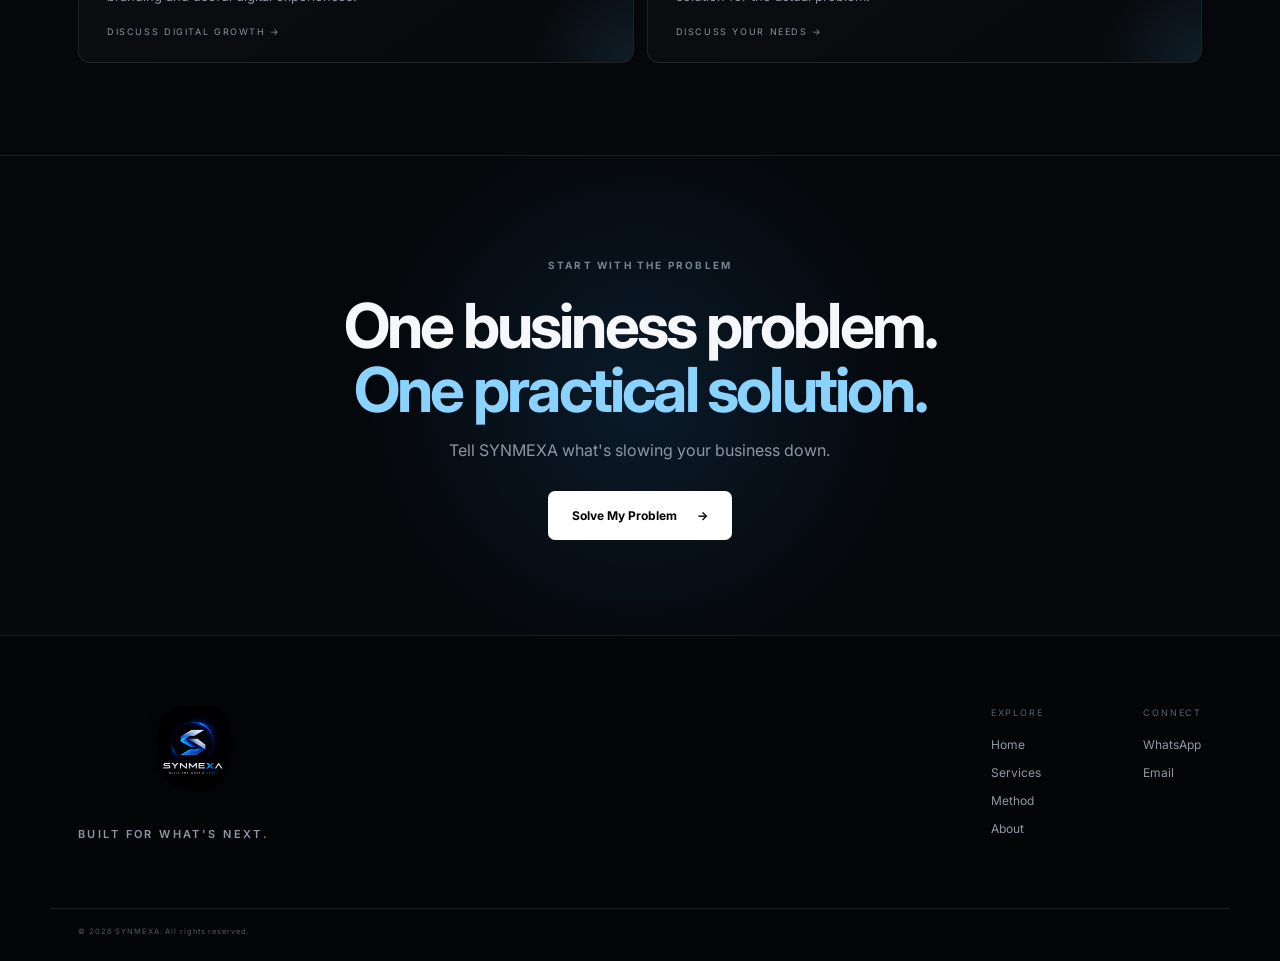
<file: services.html>
<!DOCTYPE html>
<html lang="en">
<head>
  <meta charset="UTF-8">
  <meta name="viewport" content="width=device-width, initial-scale=1.0">
  <title>Services | SYNMEXA — Built for What's Next.</title>
  <meta name="description" content="Explore SYNMEXA IT solutions, AI automation, digital growth and custom technology solutions for real business problems.">
  <meta name="theme-color" content="#05070a">
  <link rel="stylesheet" href="style.css">
</head>
<body>

<header class="navbar">
  <div class="nav-container">
    <a href="index.html" class="brand">
      <img src="assets/synmexa-logo.png" alt="SYNMEXA">
    </a>
    <nav>
        <a href="index.html">Home</a>
        <a href="services.html">Solutions</a>
        <a href="ai-automation.html">AI Automation</a>
        <a href="index.html#method">Method</a>
        <a href="index.html#work">Use Cases</a>
        <a href="about.html">About</a>
        <a href="contact.html">Contact</a>
      </nav>
    <a href="https://wa.me/919119504624?text=Hi%20SYNMEXA%2C%20I%20want%20to%20solve%20a%20business%20problem."
       class="nav-cta" target="_blank" rel="noopener noreferrer">Solve My Problem</a>
  </div>
</header>

<main id="home">
  <section class="hero">
    <div class="hero-content reveal">
      <span class="section-number">SYNMEXA / OUR SERVICES</span>
      <h1>Technology that solves <span>real problems.</span></h1>
      <p>
        Every business has friction. We help identify what's slowing you down
        and build practical technology solutions around the way you work.
      </p>
      <a href="https://wa.me/919119504624?text=Hi%20SYNMEXA%2C%20I%20want%20to%20discuss%20a%20business%20problem."
         class="primary-btn large-btn" target="_blank" rel="noopener noreferrer">
        Discuss Your Problem <span>→</span>
      </a>
    </div>
    <div class="hero-visual reveal">
      <div class="hero-visual-image"></div>
    </div>
  </section>

  <section class="section">
    <div class="section-heading reveal">
      <span class="section-number">01 / WHAT WE DO</span>
      <h2>Four ways to move <span>your business forward.</span></h2>
      <p>Start with the problem. We'll help you find a practical next step.</p>
    </div>

    <div class="service-grid">
      <article class="service-card reveal">
        <div class="card-number">01</div>
        <div class="card-icon">⌘</div>
        <h3>IT Solutions</h3>
        <p>Professional websites, digital systems and practical technical solutions designed around your business needs.</p>
        <a class="card-link" href="https://wa.me/919119504624?text=Hi%20SYNMEXA%2C%20I%27m%20interested%20in%20IT%20Solutions." target="_blank" rel="noopener noreferrer">DISCUSS IT SOLUTIONS →</a>
      </article>

      <article class="service-card featured reveal">
        <div class="card-number">02</div>
        <div class="card-icon">✦</div>
        <h3>AI Automation</h3>
        <p>Reduce repetitive work by connecting useful AI tools and automating suitable steps in your workflow.</p>
        <a class="card-link" href="ai-automation.html">EXPLORE AI AUTOMATION →</a>
      </article>

      <article class="service-card reveal">
        <div class="card-number">03</div>
        <div class="card-icon">↗</div>
        <h3>Digital Growth</h3>
        <p>Build a stronger digital presence with clear messaging, consistent branding and useful digital experiences.</p>
        <a class="card-link" href="https://wa.me/919119504624?text=Hi%20SYNMEXA%2C%20I%27m%20interested%20in%20Digital%20Growth." target="_blank" rel="noopener noreferrer">DISCUSS DIGITAL GROWTH →</a>
      </article>

      <article class="service-card reveal">
        <div class="card-number">04</div>
        <div class="card-icon">◈</div>
        <h3>Custom Solutions</h3>
        <p>When off-the-shelf tools don't fit, we examine the gap and plan a solution for the actual problem.</p>
        <a class="card-link" href="https://wa.me/919119504624?text=Hi%20SYNMEXA%2C%20I%27d%20like%20to%20discuss%20a%20custom%20business%20solution." target="_blank" rel="noopener noreferrer">DISCUSS YOUR NEEDS →</a>
      </article>
    </div>
  </section>

  <section class="final-cta">
    <div class="cta-glow"></div>
    <div class="reveal">
      <span class="section-number">START WITH THE PROBLEM</span>
      <h2>One business problem.<br><span>One practical solution.</span></h2>
      <p>Tell SYNMEXA what's slowing your business down.</p>
      <a href="https://wa.me/919119504624?text=Hi%20SYNMEXA%2C%20I%20want%20to%20solve%20a%20business%20problem."
         class="primary-btn large-btn" target="_blank" rel="noopener noreferrer">
        Solve My Problem <span>→</span>
      </a>
    </div>
  </section>
</main>

<footer>
  <div class="footer-main">
    <div class="footer-brand">
      <a href="index.html" class="brand">
        <img src="assets/synmexa-logo.png" alt="SYNMEXA">
      </a>
      <p>BUILT FOR WHAT'S NEXT.</p>
    </div>
    <div class="footer-links">
      <div>
        <span>EXPLORE</span>
        <a href="index.html">Home</a>
        <a href="services.html">Services</a>
        <a href="index.html#method">Method</a>
        <a href="index.html#about">About</a>
      </div>
      <div>
        <span>CONNECT</span>
        <a href="https://wa.me/919119504624" target="_blank" rel="noopener noreferrer">WhatsApp</a>
        <a href="mailto:synmexa.business@gmail.com">Email</a>
      </div>
    </div>
  </div>
  <div class="footer-bottom">
    <small>© 2026 SYNMEXA. All rights reserved.</small>
    <span>BUILT FOR WHAT'S NEXT.</span>
  </div>
</footer>

<script src="script.js"></script>
</body>
</html>
</file>
<file: style.css>
@import url('https://fonts.googleapis.com/css2?family=Inter:wght@400;500;600;700;800&display=swap');

:root {
  --bg: #05070a;
  --bg-soft: #080b10;
  --card: #0b0f15;
  --line: rgba(255,255,255,.09);
  --line-bright: rgba(77,184,255,.34);
  --text: #f5f7fa;
  --muted: #8d96a3;
  --blue: #4db8ff;
  --blue-soft: #8bd3ff;
}

* {
  margin: 0;
  padding: 0;
  box-sizing: border-box;
}

html {
  scroll-behavior: smooth;
  scroll-padding-top: 80px;
}

body {
  background: var(--bg);
  color: var(--text);
  font-family: Inter, Arial, sans-serif;
  line-height: 1.6;
  overflow-x: hidden;
}

a {
  color: inherit;
  text-decoration: none;
}

img {
  max-width: 100%;
  display: block;
}

::selection {
  background: white;
  color: black;
}


/* =========================
   NAVIGATION
========================= */

.navbar {
  position: fixed;
  inset: 0 0 auto;
  z-index: 1000;
  background: rgba(5,7,10,.76);
  backdrop-filter: blur(18px);
  border-bottom: 1px solid rgba(255,255,255,.06);
}

.nav-container {
  width: min(1180px, 100%);
  min-height: 72px;
  margin: auto;
  padding: 0 28px;
  display: flex;
  align-items: center;
  justify-content: space-between;
  gap: 28px;
}

.brand {
  display: inline-flex;
  align-items: center;
  gap: 10px;
  font-size: 15px;
  font-weight: 800;
  letter-spacing: .14em;
}

.brand-mark {
  width: 28px;
  height: 28px;
  display: grid;
  place-items: center;
  border: 1px solid rgba(100,190,255,.65);
  border-radius: 7px;
  color: var(--blue-soft);
  box-shadow: 0 0 22px rgba(77,184,255,.15);
}

nav {
  display: flex;
  gap: 28px;
}

nav a {
  color: #a9b1bc;
  font-size: 13px;
  transition: color .25s ease;
}

nav a:hover {
  color: white;
}

.nav-cta {
  padding: 10px 16px;
  border: 1px solid rgba(255,255,255,.18);
  border-radius: 7px;
  font-size: 12px;
  font-weight: 600;
  transition: .3s ease;
}

.nav-cta:hover {
  border-color: var(--blue);
  box-shadow: 0 0 25px rgba(77,184,255,.15);
}


/* =========================
   SHARED
========================= */

.section,
.statement-section,
.about-section,
.faq-section {
  width: min(1180px, 100%);
  margin: auto;
  padding: 92px 28px;
}

.section-number,
.eyebrow {
  color: #778290;
  font-size: 10px;
  font-weight: 700;
  letter-spacing: .22em;
}

.section-heading {
  max-width: 700px;
  margin-bottom: 42px;
}

.section-heading h2,
.statement-section h2,
.about-content h2,
.fix-box h2,
.final-cta h2 {
  margin: 17px 0;
  font-size: clamp(38px, 5vw, 62px);
  line-height: 1.03;
  letter-spacing: -.045em;
}

.section-heading h2 span,
.statement-section h2 span,
.about-content h2 span,
.fix-box h2 span,
.final-cta h2 span,
.hero h1 span {
  color: var(--blue-soft);
}

.section-heading p,
.statement-section p,
.about-content p {
  max-width: 650px;
  color: var(--muted);
  line-height: 1.8;
}


/* =========================
   HERO
========================= */

.hero {
  width: min(1320px, 100%);
  min-height: 760px;
  margin: auto;
  padding: 150px 36px 64px;
  position: relative;
  overflow: hidden;
  isolation: isolate;
}

@media (min-width: 1000px) {
  .hero-content {
    width: 52%;
    max-width: 650px;
  }

  .hero-visual {
    width: 38%;
    right: 36px;
  }
}

.hero-glow {
  position: absolute;
  width: 620px;
  height: 620px;
  top: 20px;
  right: -240px;
  background: radial-gradient(
    circle,
    rgba(40,150,255,.12),
    transparent 65%
  );
  pointer-events: none;
}

.hero-content {
  position: relative;
  z-index: 3;
  width: 56%;
  max-width: 720px;
}

.eyebrow {
  display: flex;
  align-items: center;
  gap: 12px;
  margin-bottom: 21px;
}

.eyebrow span {
  width: 34px;
  height: 1px;
  background: var(--blue);
  box-shadow: 0 0 12px var(--blue);
}

.hero h1 {
  max-width: 850px;
  margin-bottom: 23px;
  font-size: clamp(48px, 6.7vw, 86px);
  line-height: .98;
  letter-spacing: -.055em;
}

.hero-text {
  max-width: 575px;
  color: var(--muted);
  font-size: 16px;
  line-height: 1.8;
}

.hero-buttons {
  display: flex;
  flex-wrap: wrap;
  gap: 12px;
  margin-top: 30px;
}

.primary-btn,
.secondary-btn {
  display: inline-flex;
  align-items: center;
  justify-content: center;
  gap: 20px;
  padding: 13px 19px;
  border-radius: 7px;
  font-size: 12px;
  font-weight: 700;
  transition: .3s ease;
}

.primary-btn {
  color: black;
  background: white;
}

.primary-btn:hover {
  transform: translateY(-3px);
  box-shadow: 0 12px 40px rgba(255,255,255,.15);
}

.secondary-btn {
  color: #b9c0c9;
  border: 1px solid var(--line);
}

.secondary-btn:hover {
  color: white;
  border-color: var(--line-bright);
}


/* HERO VISUAL */

.hero-visual {
  position: absolute;
  top: 145px;
  right: 36px;
  width: 38%;
  max-width: 500px;
  z-index: 1;
  pointer-events: none;
}

.hero-visual-image {
  position: relative;
  height: 460px;
  overflow: hidden;
  border: 1px solid rgba(255,255,255,.11);
  border-radius: 16px;
  background: #080c12;
  box-shadow:
    0 30px 90px rgba(0,0,0,.55),
    0 0 70px rgba(40,150,255,.08);
}

.hero-visual-image img {
  display: block;
  width: 100%;
  height: 100%;
  object-fit: cover;
  opacity: .78;
  filter: saturate(.9) contrast(1.08);
  transition: transform .6s ease, opacity .4s ease;
}

.hero-visual-image:hover img {
  transform: scale(1.035);
  opacity: .9;
}

.visual-overlay {
  position: absolute;
  inset: 0;
  background:
    linear-gradient(135deg, rgba(5,7,10,.18), rgba(5,7,10,.82)),
    linear-gradient(0deg, rgba(5,7,10,.92), transparent 65%);
}

.visual-label {
  position: absolute;
  left: 22px;
  bottom: 21px;
  display: flex;
  flex-direction: column;
  gap: 6px;
}

.visual-label span {
  color: var(--blue);
  font-size: 9px;
  letter-spacing: .2em;
}

.visual-label strong {
  font-size: 10px;
  letter-spacing: .13em;
}


/* HERO SYSTEM */

.hero-system {
  position: relative;
  z-index: 3;
  margin-top: 48px;
  padding: 21px 0;
  border-top: 1px solid var(--line);
  border-bottom: 1px solid var(--line);
}

.system-label {
  margin-bottom: 19px;
  color: #626c78;
  font-size: 9px;
  letter-spacing: .2em;
}

.system-flow {
  display: flex;
  align-items: center;
  justify-content: space-between;
  gap: 10px;
}

.system-flow div:not(.flow-line) {
  display: flex;
  flex-direction: column;
  gap: 2px;
}

.system-flow strong {
  color: var(--blue);
  font-size: 10px;
}

.system-flow span {
  color: #aeb6c0;
  font-size: 11px;
}

.flow-line {
  height: 1px;
  flex: 1;
  background: linear-gradient(
    90deg,
    transparent,
    rgba(77,184,255,.35),
    transparent
  );
}


/* =========================
   STATEMENT
========================= */

.statement-section {
  border-top: 1px solid var(--line);
  border-bottom: 1px solid var(--line);
}

.statement-section {
  padding-top: 78px;
  padding-bottom: 78px;
}

.statement-section p {
  font-size: 16px;
}


/* =========================
   SERVICES
========================= */

.service-grid {
  display: grid;
  grid-template-columns: repeat(2, 1fr);
  gap: 13px;
}

.service-card {
  position: relative;
  min-height: 270px;
  padding: 28px;
  overflow: hidden;
  border: 1px solid var(--line);
  border-radius: 12px;
  background:
    linear-gradient(
      145deg,
      rgba(255,255,255,.035),
      rgba(255,255,255,.012)
    );
  transition: .35s ease;
}

.service-card::after {
  content: "";
  position: absolute;
  width: 200px;
  height: 200px;
  right: -100px;
  bottom: -100px;
  background: radial-gradient(
    circle,
    rgba(77,184,255,.12),
    transparent 70%
  );
}

.service-card:hover {
  transform: translateY(-6px);
  border-color: var(--line-bright);
}

.service-card.featured {
  border-color: rgba(77,184,255,.22);
}

.card-number {
  color: #59636f;
  font-size: 10px;
  letter-spacing: .15em;
}

.card-icon {
  margin-top: 30px;
  color: var(--blue-soft);
  font-size: 24px;
}

.service-card h3 {
  margin: 11px 0 9px;
  font-size: 23px;
}

.service-card p {
  max-width: 440px;
  color: var(--muted);
  font-size: 13px;
  line-height: 1.7;
}

.card-link {
  position: absolute;
  left: 28px;
  bottom: 23px;
  color: #89939f;
  font-size: 9px;
  letter-spacing: .18em;
}


/* =========================
   TECHNOLOGY SHOWCASE
========================= */

.visual-showcase {
  width: min(1180px, 100%);
  margin: auto;
  padding: 82px 28px;
}

.showcase-header {
  max-width: 650px;
  margin-bottom: 35px;
}

.showcase-header h2 {
  margin-top: 16px;
  font-size: clamp(40px, 5vw, 62px);
  line-height: 1.02;
  letter-spacing: -.045em;
}

.showcase-grid {
  display: grid;
  grid-template-columns: 1.35fr 1fr;
  gap: 13px;
}

.showcase-card {
  position: relative;
  min-height: 275px;
  overflow: hidden;
  border: 1px solid var(--line);
  border-radius: 13px;
  background: #080b10;
}

.showcase-card.large {
  grid-row: span 2;
  min-height: 563px;
}

.showcase-card img {
  width: 100%;
  height: 100%;
  object-fit: cover;
  opacity: .53;
  filter: saturate(.62) contrast(1.1);
  transition: transform .7s ease, opacity .5s ease;
}

.showcase-card::after {
  content: "";
  position: absolute;
  inset: 0;
  background: linear-gradient(
    180deg,
    transparent 22%,
    rgba(3,5,8,.93) 100%
  );
}

.showcase-card:hover img {
  opacity: .72;
  transform: scale(1.04);
}

.showcase-content {
  position: absolute;
  left: 25px;
  right: 25px;
  bottom: 23px;
  z-index: 2;
}

.showcase-content span {
  color: var(--blue);
  font-size: 9px;
  font-weight: 700;
  letter-spacing: .2em;
}

.showcase-content h3 {
  max-width: 470px;
  margin-top: 8px;
  font-size: 22px;
  line-height: 1.15;
}


/* =========================
   METHOD
========================= */

.method-section {
  width: 100%;
  padding: 88px max(28px, calc((100% - 1124px) / 2));
  background: var(--bg-soft);
  border-top: 1px solid var(--line);
  border-bottom: 1px solid var(--line);
}

.method-grid {
  display: grid;
  grid-template-columns: repeat(3, 1fr);
  border-top: 1px solid var(--line);
}

.method-item {
  min-height: 185px;
  padding: 26px;
  border-right: 1px solid var(--line);
  border-bottom: 1px solid var(--line);
}

.method-item:nth-child(3n) {
  border-right: 0;
}

.method-item span {
  color: var(--blue);
  font-size: 10px;
  letter-spacing: .15em;
}

.method-item h3 {
  margin: 28px 0 8px;
  font-size: 20px;
}

.method-item p {
  max-width: 280px;
  color: var(--muted);
  font-size: 12px;
  line-height: 1.65;
}


/* =========================
   USE CASES
========================= */

.usecase-grid {
  display: grid;
  grid-template-columns: repeat(2, 1fr);
  gap: 13px;
}

.usecase {
  min-height: 235px;
  padding: 27px;
  border: 1px solid var(--line);
  border-radius: 10px;
  background: #080b0f;
  transition: .3s ease;
}

.usecase:hover {
  border-color: rgba(77,184,255,.25);
  transform: translateY(-4px);
}

.usecase > span {
  color: var(--blue);
  font-size: 9px;
  letter-spacing: .18em;
}

.usecase h3 {
  margin: 19px 0 9px;
  font-size: 21px;
}

.usecase p {
  color: var(--muted);
  font-size: 13px;
  line-height: 1.7;
}

.usecase div {
  margin-top: 20px;
  color: #65717e;
  font-size: 9px;
  letter-spacing: .15em;
}


/* =========================
   BUSINESS FIX
========================= */

.fix-section {
  width: 100%;
  padding: 72px 28px;
  background:
    linear-gradient(
      135deg,
      rgba(40,140,220,.09),
      transparent 52%
    ),
    #070a0e;
  border-top: 1px solid var(--line);
  border-bottom: 1px solid var(--line);
}

.fix-box {
  width: min(1124px, 100%);
  margin: auto;
  display: flex;
  align-items: center;
  justify-content: space-between;
  gap: 45px;
}

.fix-box h2 {
  max-width: 700px;
}

.fix-box p {
  max-width: 620px;
  color: var(--muted);
  line-height: 1.75;
}


/* =========================
   ABOUT
========================= */

.about-section {
  display: grid;
  grid-template-columns: 1.35fr .65fr;
  gap: 65px;
  align-items: center;
}

.about-content p {
  margin-top: 17px;
}

.about-content strong {
  color: white;
}

.about-mark {
  height: 290px;
  display: flex;
  flex-direction: column;
  align-items: center;
  justify-content: center;
  overflow: hidden;
  border: 1px solid var(--line);
  border-radius: 14px;
  background:
    radial-gradient(
      circle,
      rgba(77,184,255,.12),
      transparent 60%
    );
}

.about-mark span {
  color: rgba(255,255,255,.045);
  font-size: 135px;
  font-weight: 800;
  line-height: 1;
}

.about-mark small {
  color: var(--blue);
  font-size: 8px;
  letter-spacing: .2em;
}


/* =========================
   FAQ
========================= */

.faq-list {
  border-top: 1px solid var(--line);
}

details {
  padding: 22px 0;
  border-bottom: 1px solid var(--line);
}

summary {
  cursor: pointer;
  list-style: none;
  font-size: 15px;
  font-weight: 600;
}

summary::-webkit-details-marker {
  display: none;
}

summary::after {
  content: "+";
  float: right;
  color: var(--blue);
  font-size: 21px;
  font-weight: 400;
}

details[open] summary::after {
  content: "−";
}

details p {
  max-width: 700px;
  margin-top: 13px;
  color: var(--muted);
  font-size: 13px;
}


/* =========================
   FINAL CTA
========================= */

.final-cta {
  position: relative;
  min-height: 480px;
  display: grid;
  place-items: center;
  padding: 80px 28px;
  overflow: hidden;
  text-align: center;
  border-top: 1px solid var(--line);
}

.cta-glow {
  position: absolute;
  width: 620px;
  height: 620px;
  background: radial-gradient(
    circle,
    rgba(45,160,255,.13),
    transparent 65%
  );
}

.final-cta > div:last-child {
  position: relative;
  z-index: 2;
}

.final-cta p {
  margin-bottom: 27px;
  color: var(--muted);
}

.large-btn {
  padding: 15px 24px;
}


/* =========================
   FOOTER
========================= */

footer {
  background: #030507;
  border-top: 1px solid var(--line);
}

.footer-main {
  width: min(1180px, 100%);
  margin: auto;
  padding: 55px 28px;
  display: flex;
  justify-content: space-between;
  gap: 45px;
}

.footer-brand p {
  margin-top: 13px;
  color: #66717d;
  font-size: 9px;
  letter-spacing: .2em;
}

.footer-links {
  display: flex;
  gap: 80px;
}

.footer-links div {
  display: flex;
  flex-direction: column;
  gap: 9px;
}

.footer-links span {
  margin-bottom: 5px;
  color: #59636f;
  font-size: 9px;
  letter-spacing: .2em;
}

.footer-links a {
  color: #9099a4;
  font-size: 12px;
}

.footer-links a:hover {
  color: white;
}

.footer-bottom {
  width: min(1180px, 100%);
  margin: auto;
  padding: 17px 28px 23px;
  display: flex;
  justify-content: space-between;
  gap: 20px;
  color: #505a65;
  font-size: 9px;
  letter-spacing: .1em;
  border-top: 1px solid var(--line);
}


/* =========================
   ANIMATION
========================= */

.reveal {
  opacity: 0;
  transform: translateY(22px);
  transition:
    opacity .7s ease,
    transform .7s ease;
}

.reveal.show {
  opacity: 1;
  transform: translateY(0);
}


/* =========================
   TABLET
========================= */

@media (max-width: 999px) {

  .hero {
    padding-top: 120px;
  }

  .hero-content {
    width: 100%;
  }

  .hero-visual {
    position: relative;
    top: auto;
    right: auto;
    width: 100%;
    max-width: none;
    margin-top: 42px;
  }

  .hero-visual-image {
    height: 320px;
  }

  .showcase-grid {
    grid-template-columns: 1fr;
  }

  .showcase-card.large {
    grid-row: auto;
    min-height: 400px;
  }

  .showcase-card {
    min-height: 280px;
  }

  .about-section {
    grid-template-columns: 1fr;
    gap: 40px;
  }
}


/* =========================
   MOBILE
========================= */

@media (max-width: 800px) {

  .nav-container {
    min-height: 66px;
    padding: 0 18px;
  }

  nav {
    display: none;
  }

  .nav-cta {
    padding: 9px 12px;
    font-size: 10px;
  }

  .hero {
    padding: 105px 20px 42px;
  }

  .hero h1 {
    font-size: clamp(43px, 12vw, 66px);
  }

  .hero-text {
    font-size: 14px;
  }

  .hero-buttons {
    margin-top: 25px;
  }

  .hero-system {
    margin-top: 40px;
    overflow-x: auto;
  }

  .system-flow {
    min-width: 680px;
  }

  .section,
  .statement-section,
  .about-section,
  .faq-section {
    padding: 70px 20px;
  }

  .visual-showcase {
    padding: 70px 20px;
  }

  .method-section {
    padding: 70px 20px;
  }

  .service-grid,
  .usecase-grid {
    grid-template-columns: 1fr;
  }

  .service-card {
    min-height: 255px;
  }

  .method-grid {
    grid-template-columns: 1fr 1fr;
  }

  .method-item,
  .method-item:nth-child(3n) {
    border-right: 1px solid var(--line);
  }

  .method-item:nth-child(2n) {
    border-right: 0;
  }

  .fix-section {
    padding: 60px 20px;
  }

  .fix-box {
    flex-direction: column;
    align-items: flex-start;
  }

  .footer-main {
    flex-direction: column;
    padding: 48px 20px;
  }

  .footer-links {
    gap: 50px;
  }

  .footer-bottom {
    flex-direction: column;
    padding: 17px 20px 22px;
  }
}


/* =========================
   SMALL MOBILE
========================= */

@media (max-width: 480px) {

  .brand {
    font-size: 13px;
  }

  .brand-mark {
    width: 25px;
    height: 25px;
  }

  .nav-cta {
    display: none;
  }

  .hero h1 {
    font-size: 45px;
  }

  .hero-buttons {
    flex-direction: column;
    align-items: stretch;
  }

  .primary-btn,
  .secondary-btn {
    width: 100%;
  }

  .hero-visual-image {
    height: 255px;
    border-radius: 12px;
  }

  .visual-showcase {
    padding: 65px 20px;
  }

  .showcase-card.large {
    min-height: 315px;
  }

  .showcase-card {
    min-height: 245px;
  }

  .showcase-content {
    left: 19px;
    right: 19px;
    bottom: 19px;
  }

  .showcase-content h3 {
    font-size: 19px;
  }

  .method-grid {
    grid-template-columns: 1fr;
  }

  .method-item,
  .method-item:nth-child(2n),
  .method-item:nth-child(3n) {
    border-right: 0;
  }

  .about-mark {
    height: 235px;
  }

  .about-mark span {
    font-size: 110px;
  }

  .footer-links {
    gap: 32px;
  }

}

/* =========================================================
   SYNMEXA BRAND LOGO
   ========================================================= */

.brand {
  display: inline-flex;
  align-items: center;
  text-decoration: none;
}

.brand img {
  width: 180px;
  height: auto;
  display: block;
  object-fit: contain;
}

/* NAVBAR */
.navbar .brand img {
  width: 170px;
  max-height: 55px;
}

/* ABOUT LOGO */
.about-mark {
  display: flex;
  align-items: center;
  justify-content: center;
}

.about-mark img {
  width: min(100%, 420px);
  height: auto;
  display: block;
  object-fit: contain;
  filter: drop-shadow(0 0 35px rgba(77, 184, 255, 0.25));
}

/* FOOTER LOGO */
.footer-brand .brand img {
  width: 185px;
  max-height: 65px;
}

/* BRAND TAGLINE */
.footer-brand > p,
.footer-bottom > span {
  letter-spacing: 0.18em;
  font-size: 11px;
  font-weight: 600;
}

/* MOBILE */
@media (max-width: 800px) {

  .navbar .brand img {
    width: 145px;
    max-height: 50px;
  }

  .about-mark img {
    width: 85%;
    max-width: 350px;
  }

  .footer-brand .brand img {
    width: 160px;
  }

}

@media (max-width: 480px) {

  .navbar .brand img {
    width: 130px;
  }

  .about-mark img {
    width: 90%;
  }

}


/* =========================================================
   SYNMEXA FOOTER — FINAL POLISH
   ========================================================= */

.footer-main {
  padding-top: 70px;
  padding-bottom: 65px;
}

.footer-brand .brand img {
  width: 230px;
  max-height: 90px;
}

.footer-brand > p {
  margin-top: 22px;
  font-size: 11px;
  letter-spacing: 0.22em;
  color: var(--muted);
}

/* Remove duplicate bottom tagline */
.footer-bottom > span {
  display: none;
}

/* Keep footer balanced on desktop */
.footer-links {
  gap: 100px;
}

/* MOBILE */
@media (max-width: 800px) {

  .footer-main {
    padding-top: 60px;
    padding-bottom: 55px;
  }

  .footer-brand .brand img {
    width: 200px;
    max-height: 80px;
  }

  .footer-brand > p {
    margin-top: 20px;
    font-size: 10px;
  }

  .footer-links {
    margin-top: 55px;
    gap: 55px;
  }

}

/* SMALL MOBILE */
@media (max-width: 480px) {

  .footer-main {
    padding-top: 50px;
    padding-bottom: 45px;
  }

  .footer-brand .brand img {
    width: 185px;
  }

  .footer-links {
    margin-top: 45px;
    gap: 35px;
  }

}

/* MOBILE FIX: Keep service links below descriptions */
@media (max-width: 768px) {
  .service-card {
    min-height: 0;
    padding: 28px 24px 24px;
  }

  .card-link {
    position: relative;
    left: auto;
    bottom: auto;
    display: inline-block;
    margin-top: 18px;
  }
}

/* FINAL MOBILE SERVICE CARD LAYOUT */
@media (max-width: 768px) {
  .service-card {
    display: flex;
    flex-direction: column;
    align-items: flex-start;
    min-height: 0;
    padding: 24px;
  }

  .service-card p {
    width: 100%;
    margin-bottom: 0;
  }

  .service-card .card-link {
    position: static;
    margin-top: 20px;
    display: inline-block;
    line-height: 1.5;
    z-index: 2;
  }
}

/* SYNMEXA PREMIUM MOTION */
@keyframes synmexaHeroEnter {
  from {
    opacity: 0;
    transform: translateY(22px);
  }
  to {
    opacity: 1;
    transform: translateY(0);
  }
}

@keyframes synmexaGlow {
  0%, 100% {
    box-shadow: 0 0 0 rgba(77, 184, 255, 0);
  }
  50% {
    box-shadow: 0 0 28px rgba(77, 184, 255, 0.10);
  }
}

@keyframes synmexaAmbient {
  0%, 100% {
    opacity: 0.45;
    transform: scale(1);
  }
  50% {
    opacity: 0.8;
    transform: scale(1.04);
  }
}

/* Smooth hero entrance */
.hero .hero-content,
.hero .hero-visual {
  animation: synmexaHeroEnter 850ms cubic-bezier(.2,.7,.2,1) both;
}

.hero .hero-visual {
  animation-delay: 160ms;
}

/* Premium service card hover */
.service-card {
  transition:
    transform 280ms ease,
    border-color 280ms ease,
    box-shadow 280ms ease,
    background-color 280ms ease;
}

@media (hover: hover) and (pointer: fine) {
  .service-card:hover {
    transform: translateY(-6px);
    border-color: rgba(77, 184, 255, 0.48);
    box-shadow:
      0 14px 40px rgba(0, 0, 0, 0.24),
      0 0 24px rgba(77, 184, 255, 0.08);
  }

  .nav-cta:hover,
  .card-link:hover {
    filter: brightness(1.15);
    transition: filter 220ms ease;
  }
}

/* Subtle accent animation, only when a hero visual exists */
.hero-visual {
  animation:
    synmexaHeroEnter 850ms cubic-bezier(.2,.7,.2,1) both,
    synmexaGlow 6s ease-in-out 1s infinite;
}

/* Respect accessibility preferences */
@media (prefers-reduced-motion: reduce) {
  *,
  *::before,
  *::after {
    animation-duration: 0.01ms !important;
    animation-iteration-count: 1 !important;
    scroll-behavior: auto !important;
    transition-duration: 0.01ms !important;
  }
}
</file>
